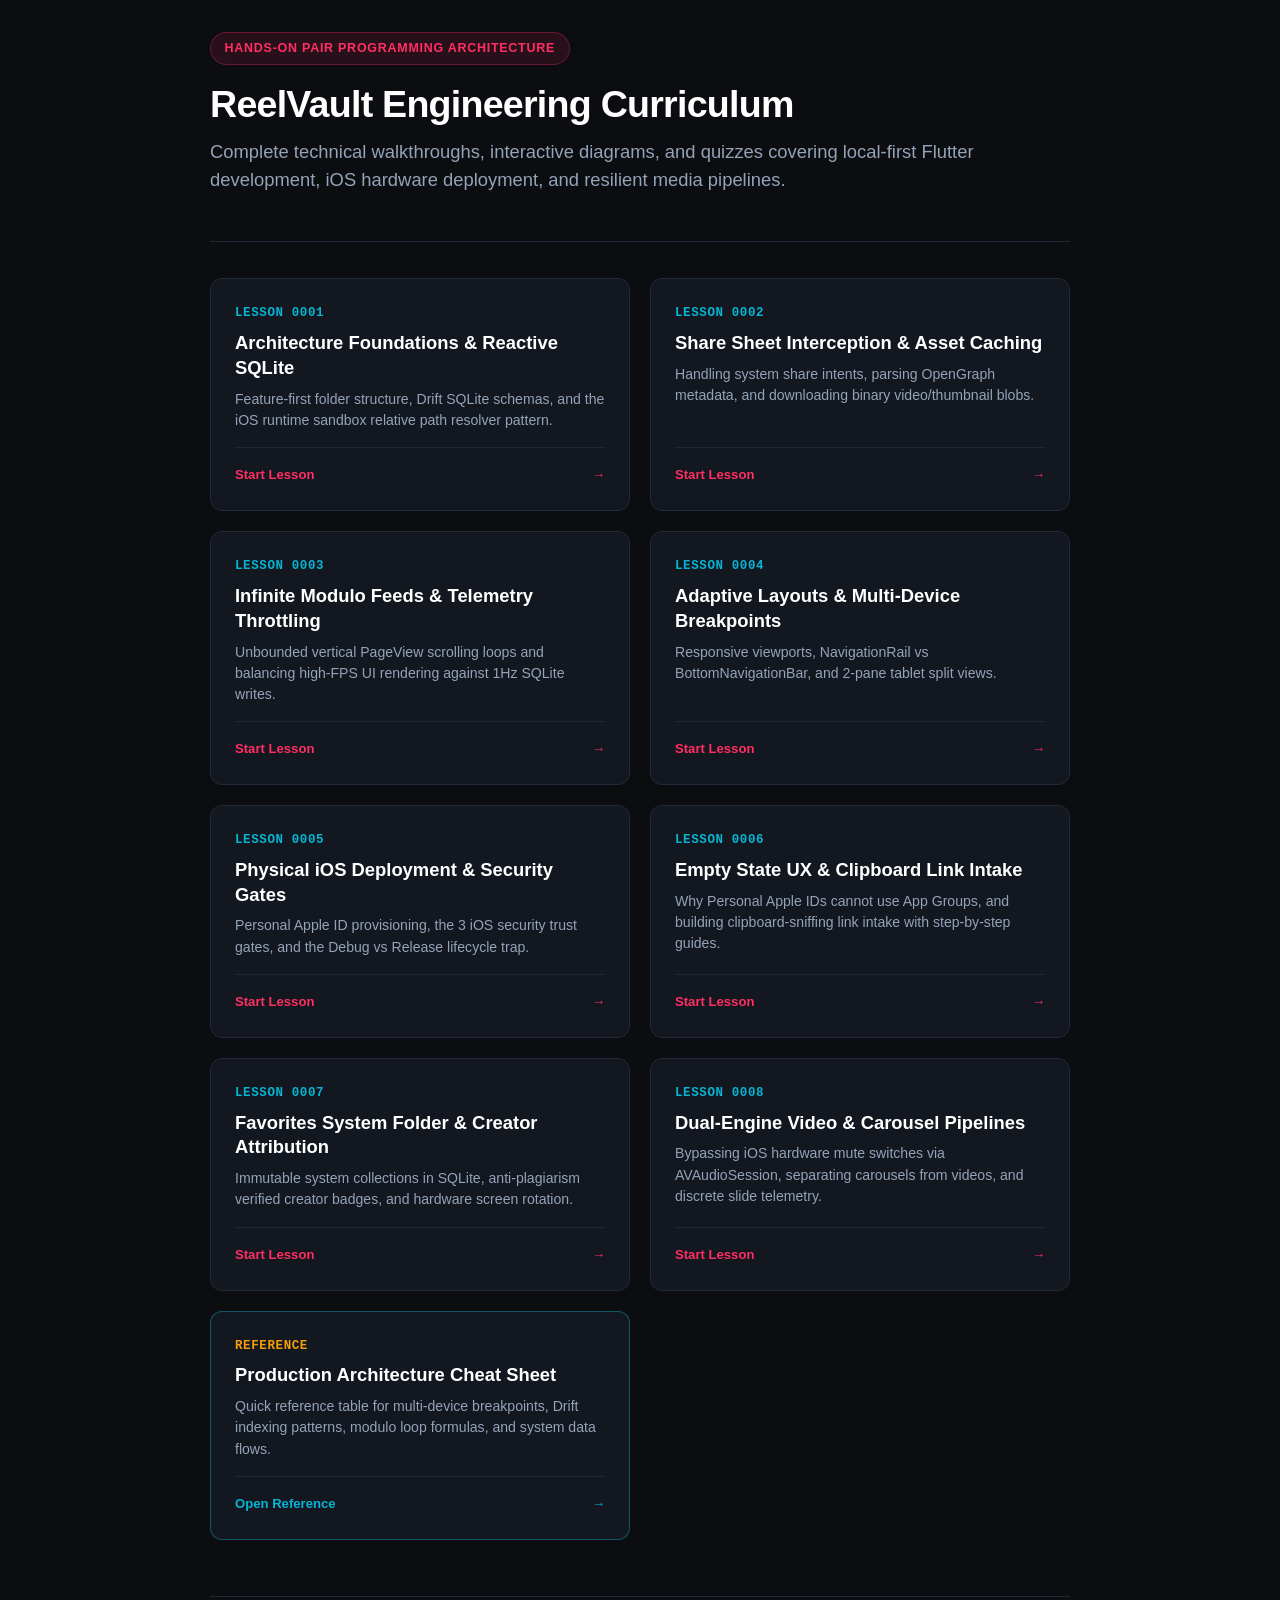
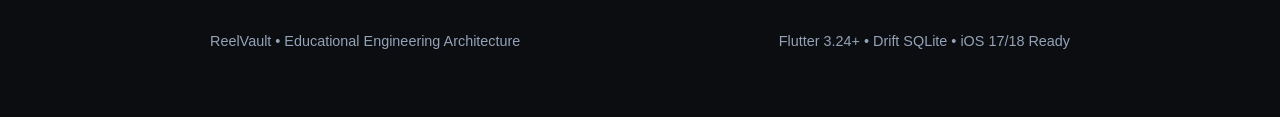
<file: lessons/index.html>
<!DOCTYPE html>
<html lang="en">
<head>
  <meta charset="UTF-8">
  <meta name="viewport" content="width=device-width, initial-scale=1.0">
  <title>ReelVault Engineering Curriculum • Master Index</title>
  <link rel="stylesheet" href="../assets/style.css">
  <style>
    .curriculum-grid {
      display: grid;
      grid-template-columns: repeat(auto-fill, minmax(360px, 1fr));
      gap: 1.25rem;
      margin: 2rem 0;
    }
    .lesson-card {
      background: var(--surface-color);
      border: 1px solid var(--surface-border);
      border-radius: var(--radius-md);
      padding: 1.5rem;
      transition: all 0.2s cubic-bezier(0.16, 1, 0.3, 1);
      display: flex;
      flex-direction: column;
      justify-content: space-between;
      text-decoration: none;
      color: inherit;
    }
    .lesson-card:hover {
      border-color: var(--accent-purple);
      transform: translateY(-2px);
      box-shadow: 0 8px 24px rgba(0, 0, 0, 0.4);
      text-decoration: none;
    }
    .card-top {
      margin-bottom: 1rem;
    }
    .card-num {
      font-family: var(--font-mono);
      font-size: 0.78rem;
      font-weight: 700;
      color: var(--accent-cyan);
      text-transform: uppercase;
      letter-spacing: 0.05em;
      margin-bottom: 0.4rem;
    }
    .card-title {
      font-size: 1.15rem;
      font-weight: 700;
      color: #ffffff;
      line-height: 1.35;
      margin-bottom: 0.5rem;
    }
    .card-desc {
      font-size: 0.88rem;
      color: var(--text-muted);
      line-height: 1.5;
    }
    .card-footer {
      display: flex;
      align-items: center;
      justify-content: space-between;
      padding-top: 1rem;
      border-top: 1px solid rgba(255, 255, 255, 0.06);
      font-size: 0.82rem;
      font-weight: 600;
      color: var(--accent-pink);
    }
    @media screen and (max-width: 480px) {
      .curriculum-grid {
        grid-template-columns: 1fr;
      }
      .lesson-card {
        padding: 1.2rem;
      }
    }
  </style>
</head>
<body>
  <div class="lesson-container">
    <header>
      <span class="badge">Hands-On Pair Programming Architecture</span>
      <h1>ReelVault Engineering Curriculum</h1>
      <p class="subtitle">Complete technical walkthroughs, interactive diagrams, and quizzes covering local-first Flutter development, iOS hardware deployment, and resilient media pipelines.</p>
    </header>

    <div class="curriculum-grid">
      <!-- Lesson 1 -->
      <a href="0001-architecture-foundations-drift.html" class="lesson-card">
        <div class="card-top">
          <div class="card-num">Lesson 0001</div>
          <div class="card-title">Architecture Foundations &amp; Reactive SQLite</div>
          <div class="card-desc">Feature-first folder structure, Drift SQLite schemas, and the iOS runtime sandbox relative path resolver pattern.</div>
        </div>
        <div class="card-footer">
          <span>Start Lesson</span>
          <span>&rarr;</span>
        </div>
      </a>

      <!-- Lesson 2 -->
      <a href="0002-share-sheet-media-extraction.html" class="lesson-card">
        <div class="card-top">
          <div class="card-num">Lesson 0002</div>
          <div class="card-title">Share Sheet Interception &amp; Asset Caching</div>
          <div class="card-desc">Handling system share intents, parsing OpenGraph metadata, and downloading binary video/thumbnail blobs.</div>
        </div>
        <div class="card-footer">
          <span>Start Lesson</span>
          <span>&rarr;</span>
        </div>
      </a>

      <!-- Lesson 3 -->
      <a href="0003-infinite-modulo-feed-throttling.html" class="lesson-card">
        <div class="card-top">
          <div class="card-num">Lesson 0003</div>
          <div class="card-title">Infinite Modulo Feeds &amp; Telemetry Throttling</div>
          <div class="card-desc">Unbounded vertical PageView scrolling loops and balancing high-FPS UI rendering against 1Hz SQLite writes.</div>
        </div>
        <div class="card-footer">
          <span>Start Lesson</span>
          <span>&rarr;</span>
        </div>
      </a>

      <!-- Lesson 4 -->
      <a href="0004-adaptive-multidevice-breakpoints.html" class="lesson-card">
        <div class="card-top">
          <div class="card-num">Lesson 0004</div>
          <div class="card-title">Adaptive Layouts &amp; Multi-Device Breakpoints</div>
          <div class="card-desc">Responsive viewports, NavigationRail vs BottomNavigationBar, and 2-pane tablet split views.</div>
        </div>
        <div class="card-footer">
          <span>Start Lesson</span>
          <span>&rarr;</span>
        </div>
      </a>

      <!-- Lesson 5 -->
      <a href="0005-ios-physical-device-deployment.html" class="lesson-card">
        <div class="card-top">
          <div class="card-num">Lesson 0005</div>
          <div class="card-title">Physical iOS Deployment &amp; Security Gates</div>
          <div class="card-desc">Personal Apple ID provisioning, the 3 iOS security trust gates, and the Debug vs Release lifecycle trap.</div>
        </div>
        <div class="card-footer">
          <span>Start Lesson</span>
          <span>&rarr;</span>
        </div>
      </a>

      <!-- Lesson 6 -->
      <a href="0006-empty-states-and-ios-share-intake.html" class="lesson-card">
        <div class="card-top">
          <div class="card-num">Lesson 0006</div>
          <div class="card-title">Empty State UX &amp; Clipboard Link Intake</div>
          <div class="card-desc">Why Personal Apple IDs cannot use App Groups, and building clipboard-sniffing link intake with step-by-step guides.</div>
        </div>
        <div class="card-footer">
          <span>Start Lesson</span>
          <span>&rarr;</span>
        </div>
      </a>

      <!-- Lesson 7 -->
      <a href="0007-favorites-system-collection-and-attribution.html" class="lesson-card">
        <div class="card-top">
          <div class="card-num">Lesson 0007</div>
          <div class="card-title">Favorites System Folder &amp; Creator Attribution</div>
          <div class="card-desc">Immutable system collections in SQLite, anti-plagiarism verified creator badges, and hardware screen rotation.</div>
        </div>
        <div class="card-footer">
          <span>Start Lesson</span>
          <span>&rarr;</span>
        </div>
      </a>

      <!-- Lesson 8 -->
      <a href="0008-instagram-video-sound-and-carousel-pipeline.html" class="lesson-card">
        <div class="card-top">
          <div class="card-num">Lesson 0008</div>
          <div class="card-title">Dual-Engine Video &amp; Carousel Pipelines</div>
          <div class="card-desc">Bypassing iOS hardware mute switches via AVAudioSession, separating carousels from videos, and discrete slide telemetry.</div>
        </div>
        <div class="card-footer">
          <span>Start Lesson</span>
          <span>&rarr;</span>
        </div>
      </a>

      <!-- Architecture Cheatsheet -->
      <a href="../reference/architecture-cheatsheet.html" class="lesson-card" style="border-color: rgba(6, 182, 212, 0.4);">
        <div class="card-top">
          <div class="card-num" style="color: var(--accent-amber);">Reference</div>
          <div class="card-title">Production Architecture Cheat Sheet</div>
          <div class="card-desc">Quick reference table for multi-device breakpoints, Drift indexing patterns, modulo loop formulas, and system data flows.</div>
        </div>
        <div class="card-footer" style="color: var(--accent-cyan);">
          <span>Open Reference</span>
          <span>&rarr;</span>
        </div>
      </a>
    </div>

    <footer>
      <span>ReelVault • Educational Engineering Architecture</span>
      <span>Flutter 3.24+ • Drift SQLite • iOS 17/18 Ready</span>
    </footer>
  </div>
</body>
</html>
</file>
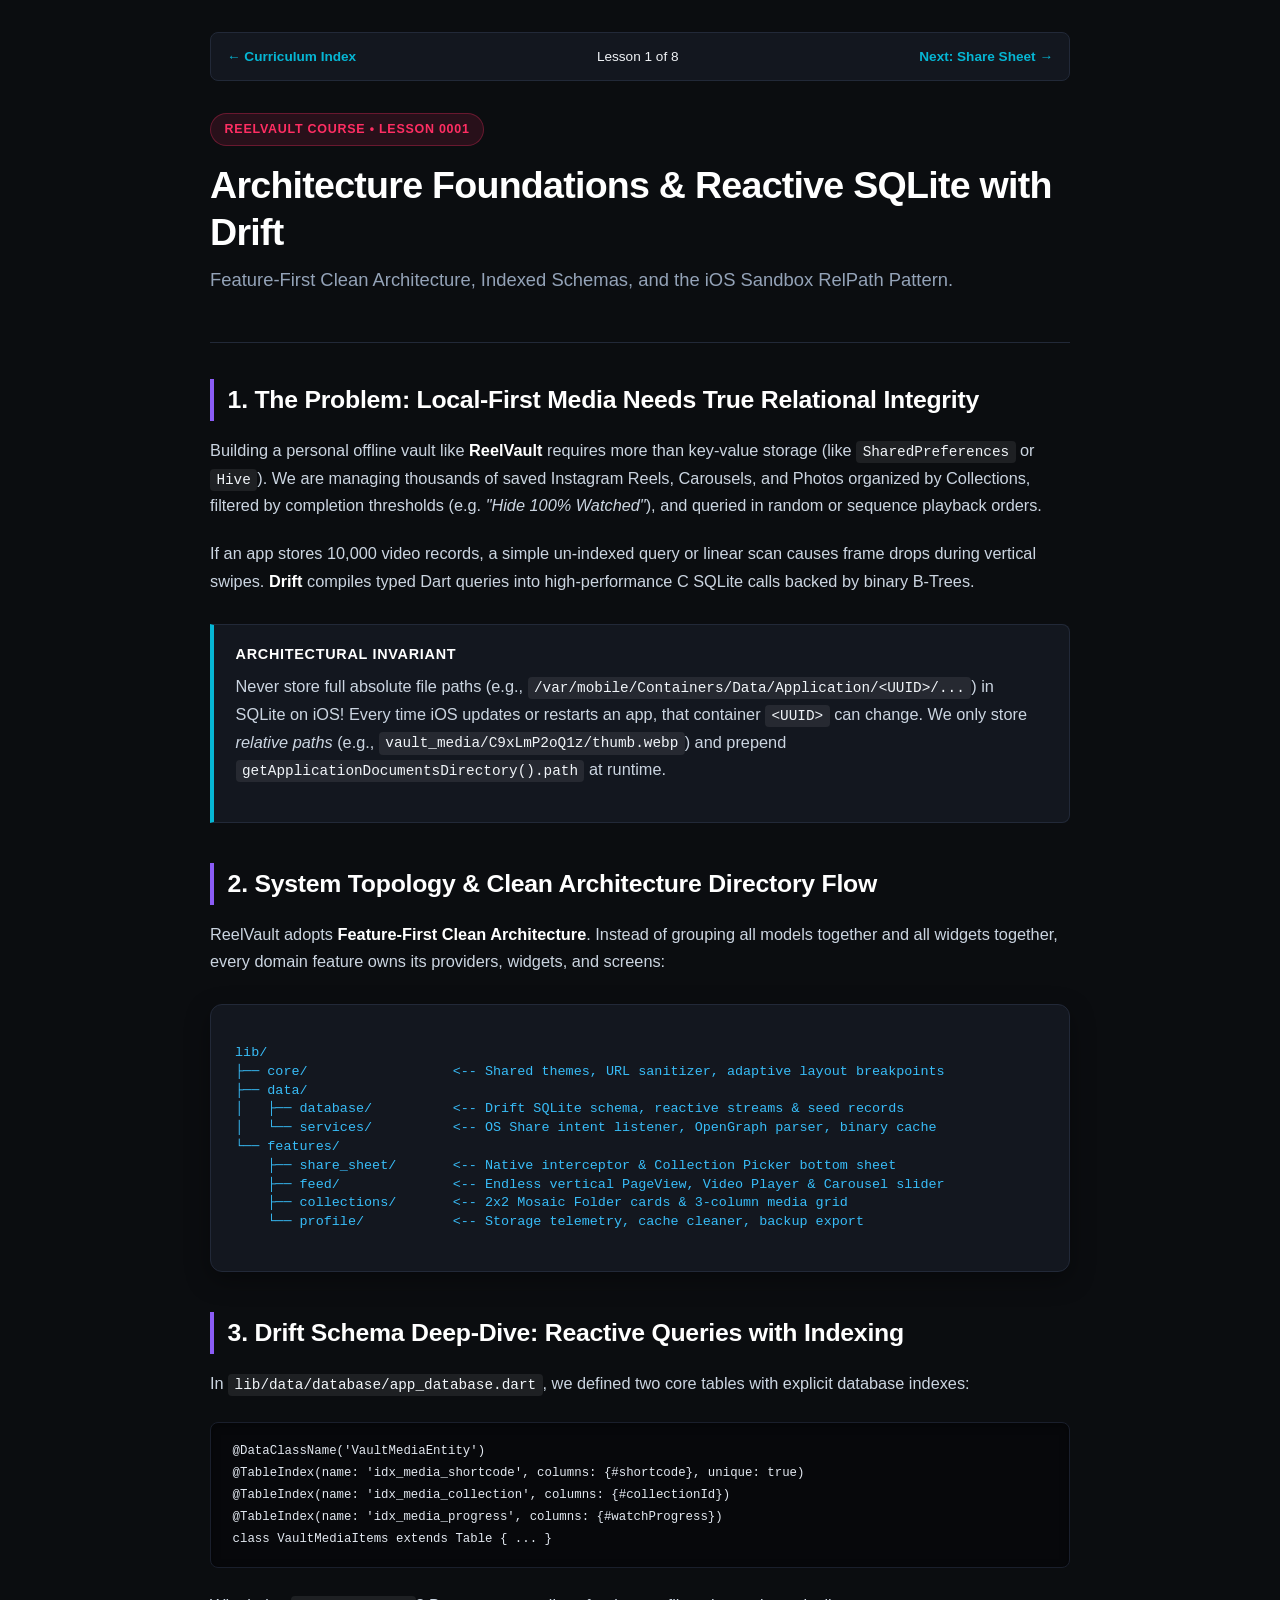
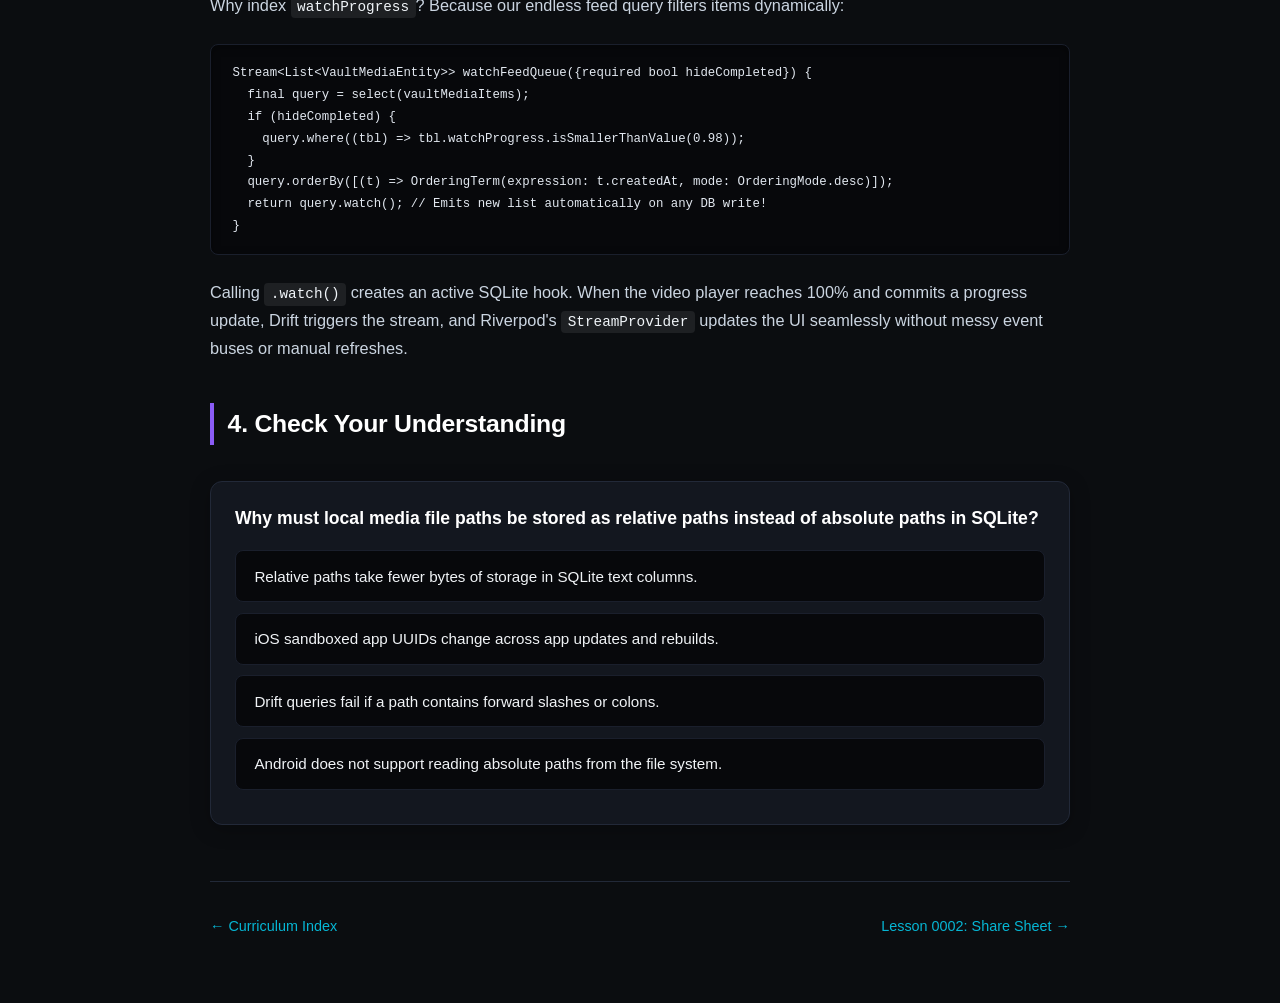
<file: lessons/0001-architecture-foundations-drift.html>
<!DOCTYPE html>
<html lang="en">
<head>
  <meta charset="UTF-8">
  <meta name="viewport" content="width=device-width, initial-scale=1.0">
  <title>Lesson 0001: Architecture Foundations &amp; Reactive SQLite with Drift</title>
  <link rel="stylesheet" href="../assets/style.css">
</head>
<body>
  <div class="lesson-container">
    <nav class="curriculum-nav">
      <a href="index.html">&larr; Curriculum Index</a>
      <span>Lesson 1 of 8</span>
      <a href="0002-share-sheet-media-extraction.html">Next: Share Sheet &rarr;</a>
    </nav>

    <header>
      <span class="badge">ReelVault Course • Lesson 0001</span>
      <h1>Architecture Foundations &amp; Reactive SQLite with Drift</h1>
      <p class="subtitle">Feature-First Clean Architecture, Indexed Schemas, and the iOS Sandbox RelPath Pattern.</p>
    </header>

    <section>
      <h2>1. The Problem: Local-First Media Needs True Relational Integrity</h2>
      <p>
        Building a personal offline vault like <strong>ReelVault</strong> requires more than key-value storage (like <code>SharedPreferences</code> or <code>Hive</code>). We are managing thousands of saved Instagram Reels, Carousels, and Photos organized by Collections, filtered by completion thresholds (e.g. <em>"Hide 100% Watched"</em>), and queried in random or sequence playback orders.
      </p>
      <p>
        If an app stores 10,000 video records, a simple un-indexed query or linear scan causes frame drops during vertical swipes. <strong>Drift</strong> compiles typed Dart queries into high-performance C SQLite calls backed by binary B-Trees.
      </p>

      <div class="callout tip">
        <h4>Architectural Invariant</h4>
        <p>
          Never store full absolute file paths (e.g., <code>/var/mobile/Containers/Data/Application/&lt;UUID&gt;/...</code>) in SQLite on iOS! Every time iOS updates or restarts an app, that container <code>&lt;UUID&gt;</code> can change. We only store <em>relative paths</em> (e.g., <code>vault_media/C9xLmP2oQ1z/thumb.webp</code>) and prepend <code>getApplicationDocumentsDirectory().path</code> at runtime.
        </p>
      </div>
    </section>

    <section>
      <h2>2. System Topology &amp; Clean Architecture Directory Flow</h2>
      <p>
        ReelVault adopts <strong>Feature-First Clean Architecture</strong>. Instead of grouping all models together and all widgets together, every domain feature owns its providers, widgets, and screens:
      </p>

      <div class="diagram-box">
lib/
├── core/                  &lt;-- Shared themes, URL sanitizer, adaptive layout breakpoints
├── data/
│   ├── database/          &lt;-- Drift SQLite schema, reactive streams &amp; seed records
│   └── services/          &lt;-- OS Share intent listener, OpenGraph parser, binary cache
└── features/
    ├── share_sheet/       &lt;-- Native interceptor &amp; Collection Picker bottom sheet
    ├── feed/              &lt;-- Endless vertical PageView, Video Player &amp; Carousel slider
    ├── collections/       &lt;-- 2x2 Mosaic Folder cards &amp; 3-column media grid
    └── profile/           &lt;-- Storage telemetry, cache cleaner, backup export
      </div>
    </section>

    <section>
      <h2>3. Drift Schema Deep-Dive: Reactive Queries with Indexing</h2>
      <p>
        In <code>lib/data/database/app_database.dart</code>, we defined two core tables with explicit database indexes:
      </p>
      <pre><code>@DataClassName('VaultMediaEntity')
@TableIndex(name: 'idx_media_shortcode', columns: {#shortcode}, unique: true)
@TableIndex(name: 'idx_media_collection', columns: {#collectionId})
@TableIndex(name: 'idx_media_progress', columns: {#watchProgress})
class VaultMediaItems extends Table { ... }</code></pre>

      <p>
        Why index <code>watchProgress</code>? Because our endless feed query filters items dynamically:
      </p>
      <pre><code>Stream&lt;List&lt;VaultMediaEntity&gt;&gt; watchFeedQueue({required bool hideCompleted}) {
  final query = select(vaultMediaItems);
  if (hideCompleted) {
    query.where((tbl) => tbl.watchProgress.isSmallerThanValue(0.98));
  }
  query.orderBy([(t) => OrderingTerm(expression: t.createdAt, mode: OrderingMode.desc)]);
  return query.watch(); // Emits new list automatically on any DB write!
}</code></pre>
      <p>
        Calling <code>.watch()</code> creates an active SQLite hook. When the video player reaches 100% and commits a progress update, Drift triggers the stream, and Riverpod's <code>StreamProvider</code> updates the UI seamlessly without messy event buses or manual refreshes.
      </p>
    </section>

    <section>
      <h2>4. Check Your Understanding</h2>
      <div class="quiz-card" id="quiz-1">
        <p class="quiz-question">Why must local media file paths be stored as relative paths instead of absolute paths in SQLite?</p>
        <button class="quiz-option" type="button">Relative paths take fewer bytes of storage in SQLite text columns.</button>
        <button class="quiz-option" type="button">iOS sandboxed app UUIDs change across app updates and rebuilds.</button>
        <button class="quiz-option" type="button">Drift queries fail if a path contains forward slashes or colons.</button>
        <button class="quiz-option" type="button">Android does not support reading absolute paths from the file system.</button>
        <div class="quiz-feedback"></div>
      </div>
    </section>

    <footer>
      <span><a href="index.html">&larr; Curriculum Index</a></span>
      <span><a href="0002-share-sheet-media-extraction.html">Lesson 0002: Share Sheet &rarr;</a></span>
    </footer>
  </div>

  <script src="../assets/quiz.js"></script>
  <script>
    initQuiz('quiz-1', 1, 'iOS recreates container UUID directories periodically. Storing relative paths ensures your files remain accessible by joining them with getApplicationDocumentsDirectory() at runtime.');
  </script>
</body>
</html>
</file>
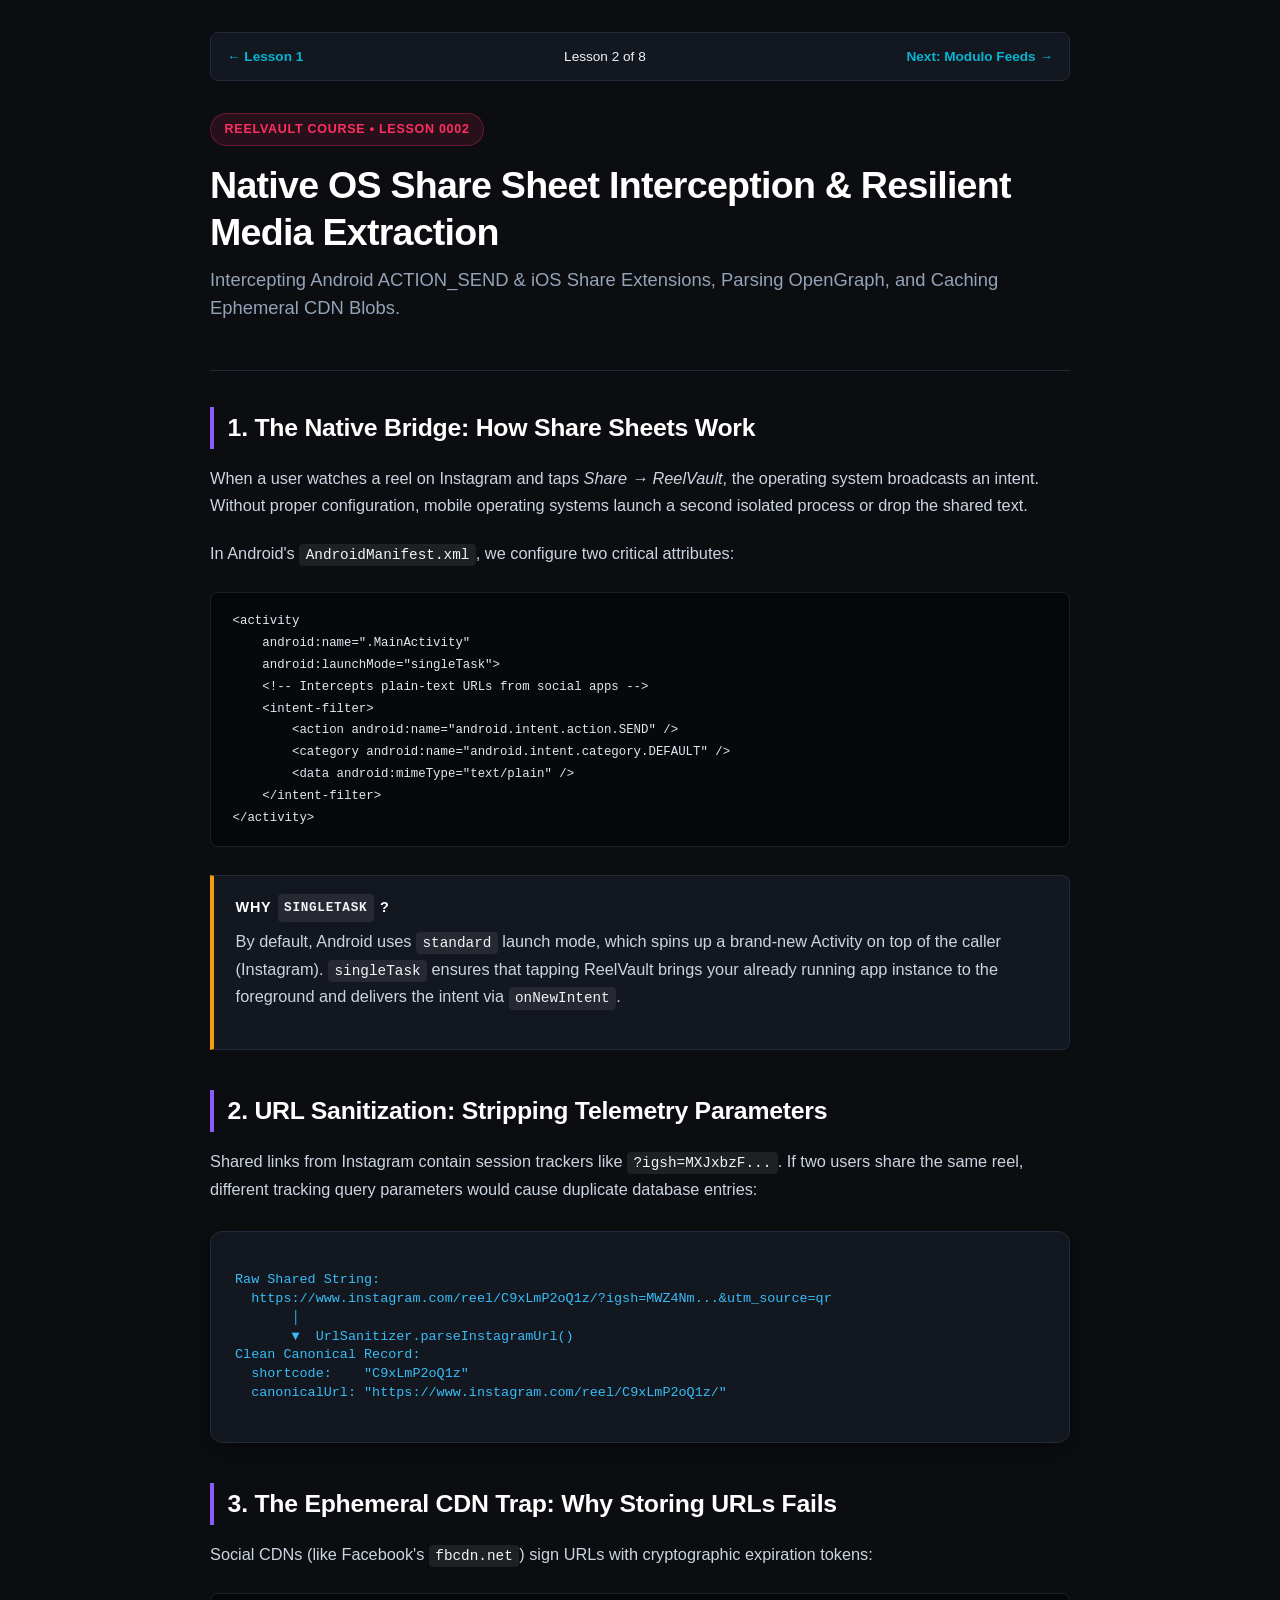
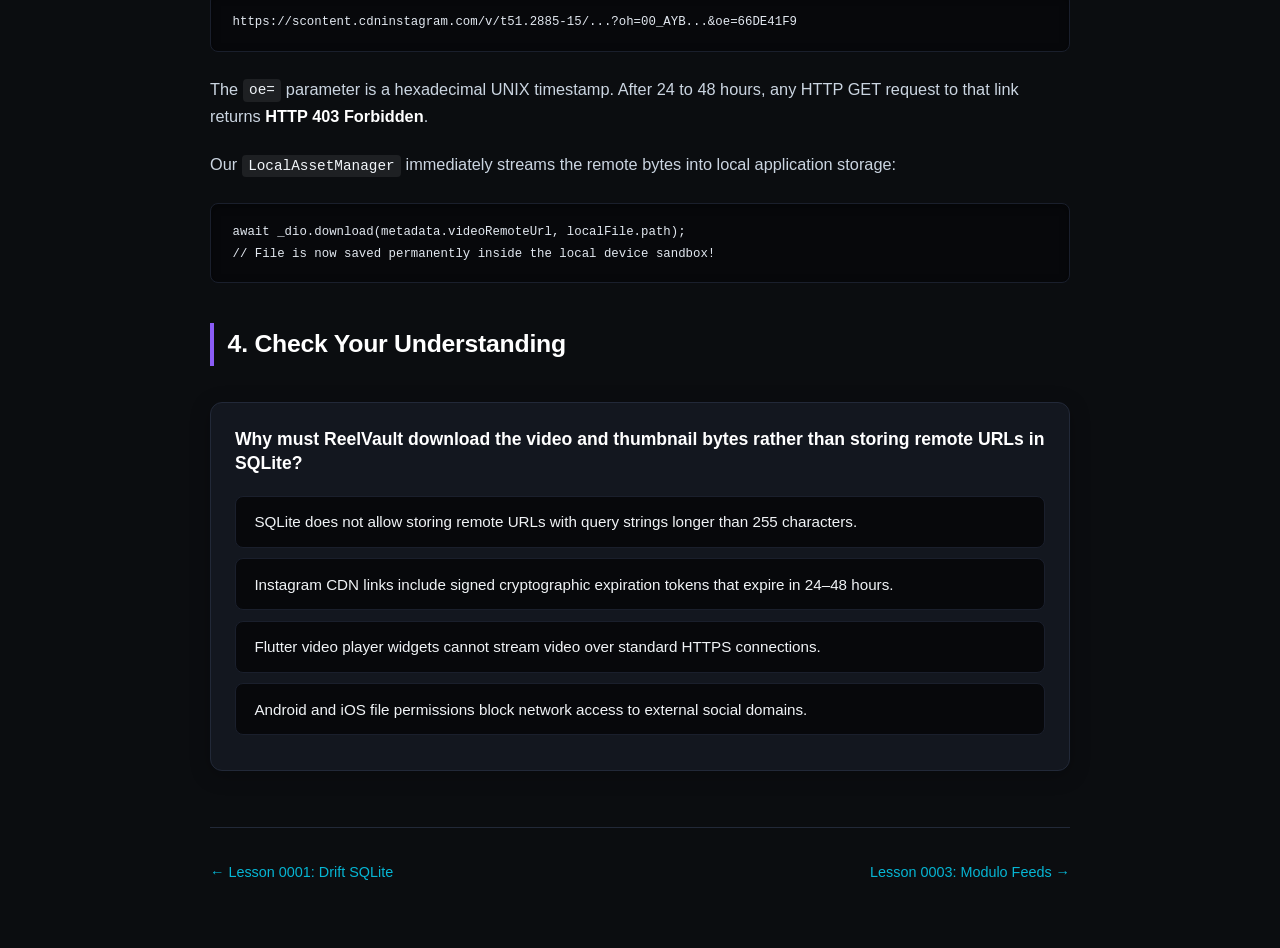
<file: lessons/0002-share-sheet-media-extraction.html>
<!DOCTYPE html>
<html lang="en">
<head>
  <meta charset="UTF-8">
  <meta name="viewport" content="width=device-width, initial-scale=1.0">
  <title>Lesson 0002: Native OS Share Sheet Interception &amp; Resilient Media Extraction</title>
  <link rel="stylesheet" href="../assets/style.css">
</head>
<body>
  <div class="lesson-container">
    <nav class="curriculum-nav">
      <a href="0001-architecture-foundations-drift.html">&larr; Lesson 1</a>
      <span>Lesson 2 of 8</span>
      <a href="0003-infinite-modulo-feed-throttling.html">Next: Modulo Feeds &rarr;</a>
    </nav>

    <header>
      <span class="badge">ReelVault Course • Lesson 0002</span>
      <h1>Native OS Share Sheet Interception &amp; Resilient Media Extraction</h1>
      <p class="subtitle">Intercepting Android ACTION_SEND &amp; iOS Share Extensions, Parsing OpenGraph, and Caching Ephemeral CDN Blobs.</p>
    </header>

    <section>
      <h2>1. The Native Bridge: How Share Sheets Work</h2>
      <p>
        When a user watches a reel on Instagram and taps <em>Share &rarr; ReelVault</em>, the operating system broadcasts an intent. Without proper configuration, mobile operating systems launch a second isolated process or drop the shared text.
      </p>
      <p>
        In Android's <code>AndroidManifest.xml</code>, we configure two critical attributes:
      </p>
      <pre><code>&lt;activity
    android:name=".MainActivity"
    android:launchMode="singleTask"&gt;
    &lt;!-- Intercepts plain-text URLs from social apps --&gt;
    &lt;intent-filter&gt;
        &lt;action android:name="android.intent.action.SEND" /&gt;
        &lt;category android:name="android.intent.category.DEFAULT" /&gt;
        &lt;data android:mimeType="text/plain" /&gt;
    &lt;/intent-filter&gt;
&lt;/activity&gt;</code></pre>

      <div class="callout important">
        <h4>Why <code>singleTask</code>?</h4>
        <p>
          By default, Android uses <code>standard</code> launch mode, which spins up a brand-new Activity on top of the caller (Instagram). <code>singleTask</code> ensures that tapping ReelVault brings your already running app instance to the foreground and delivers the intent via <code>onNewIntent</code>.
        </p>
      </div>
    </section>

    <section>
      <h2>2. URL Sanitization: Stripping Telemetry Parameters</h2>
      <p>
        Shared links from Instagram contain session trackers like <code>?igsh=MXJxbzF...</code>. If two users share the same reel, different tracking query parameters would cause duplicate database entries:
      </p>
      <div class="diagram-box">
Raw Shared String:
  https://www.instagram.com/reel/C9xLmP2oQ1z/?igsh=MWZ4Nm...&utm_source=qr
       │
       ▼  UrlSanitizer.parseInstagramUrl()
Clean Canonical Record:
  shortcode:    "C9xLmP2oQ1z"
  canonicalUrl: "https://www.instagram.com/reel/C9xLmP2oQ1z/"
      </div>
    </section>

    <section>
      <h2>3. The Ephemeral CDN Trap: Why Storing URLs Fails</h2>
      <p>
        Social CDNs (like Facebook's <code>fbcdn.net</code>) sign URLs with cryptographic expiration tokens:
      </p>
      <pre><code>https://scontent.cdninstagram.com/v/t51.2885-15/...?oh=00_AYB...&amp;oe=66DE41F9</code></pre>
      <p>
        The <code>oe=</code> parameter is a hexadecimal UNIX timestamp. After 24 to 48 hours, any HTTP GET request to that link returns <strong>HTTP 403 Forbidden</strong>.
      </p>
      <p>
        Our <code>LocalAssetManager</code> immediately streams the remote bytes into local application storage:
      </p>
      <pre><code>await _dio.download(metadata.videoRemoteUrl, localFile.path);
// File is now saved permanently inside the local device sandbox!</code></pre>
    </section>

    <section>
      <h2>4. Check Your Understanding</h2>
      <div class="quiz-card" id="quiz-2">
        <p class="quiz-question">Why must ReelVault download the video and thumbnail bytes rather than storing remote URLs in SQLite?</p>
        <button class="quiz-option" type="button">SQLite does not allow storing remote URLs with query strings longer than 255 characters.</button>
        <button class="quiz-option" type="button">Instagram CDN links include signed cryptographic expiration tokens that expire in 24–48 hours.</button>
        <button class="quiz-option" type="button">Flutter video player widgets cannot stream video over standard HTTPS connections.</button>
        <button class="quiz-option" type="button">Android and iOS file permissions block network access to external social domains.</button>
        <div class="quiz-feedback"></div>
      </div>
    </section>

    <footer>
      <span><a href="0001-architecture-foundations-drift.html">&larr; Lesson 0001: Drift SQLite</a></span>
      <span><a href="0003-infinite-modulo-feed-throttling.html">Lesson 0003: Modulo Feeds &rarr;</a></span>
    </footer>
  </div>

  <script src="../assets/quiz.js"></script>
  <script>
    initQuiz('quiz-2', 1, 'Instagram and Facebook CDN links expire within 24–48 hours due to the oe= cryptographic signature. Downloading binary assets to local storage guarantees permanent offline availability.');
  </script>
</body>
</html>
</file>
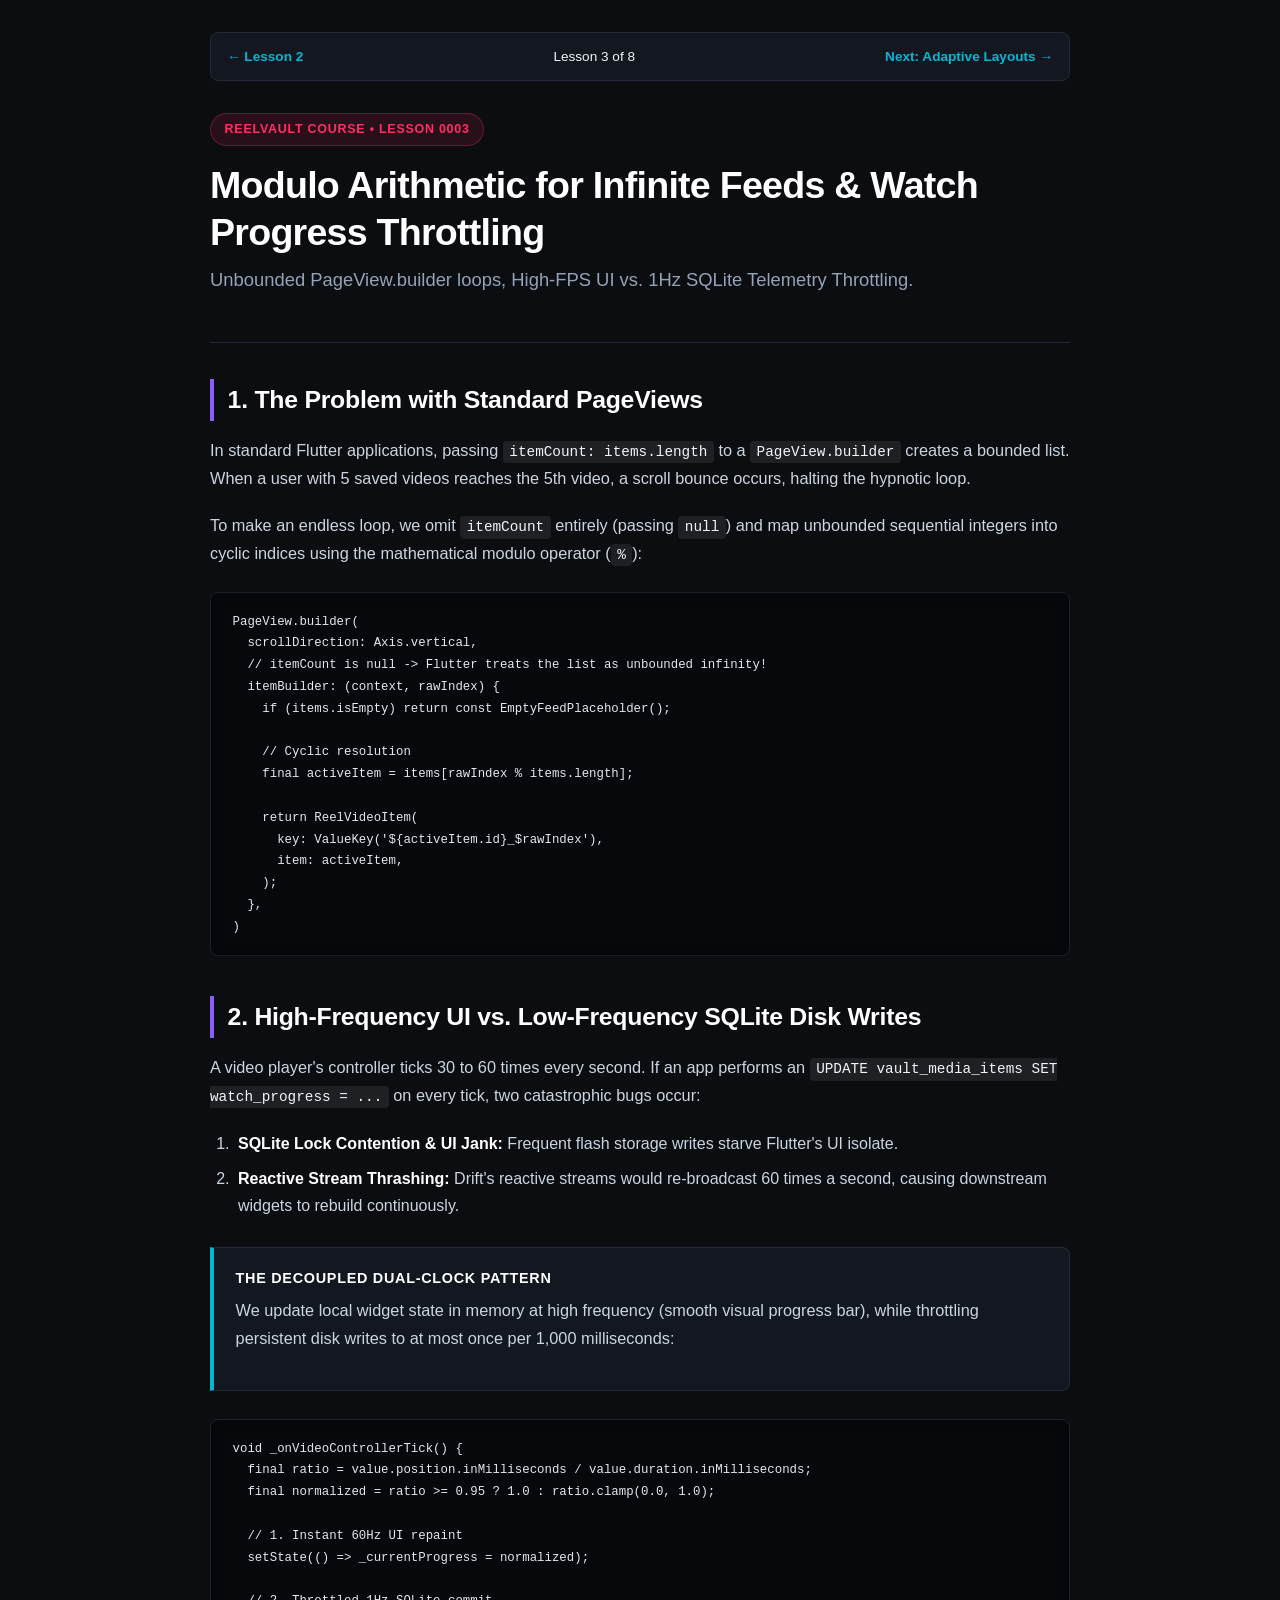
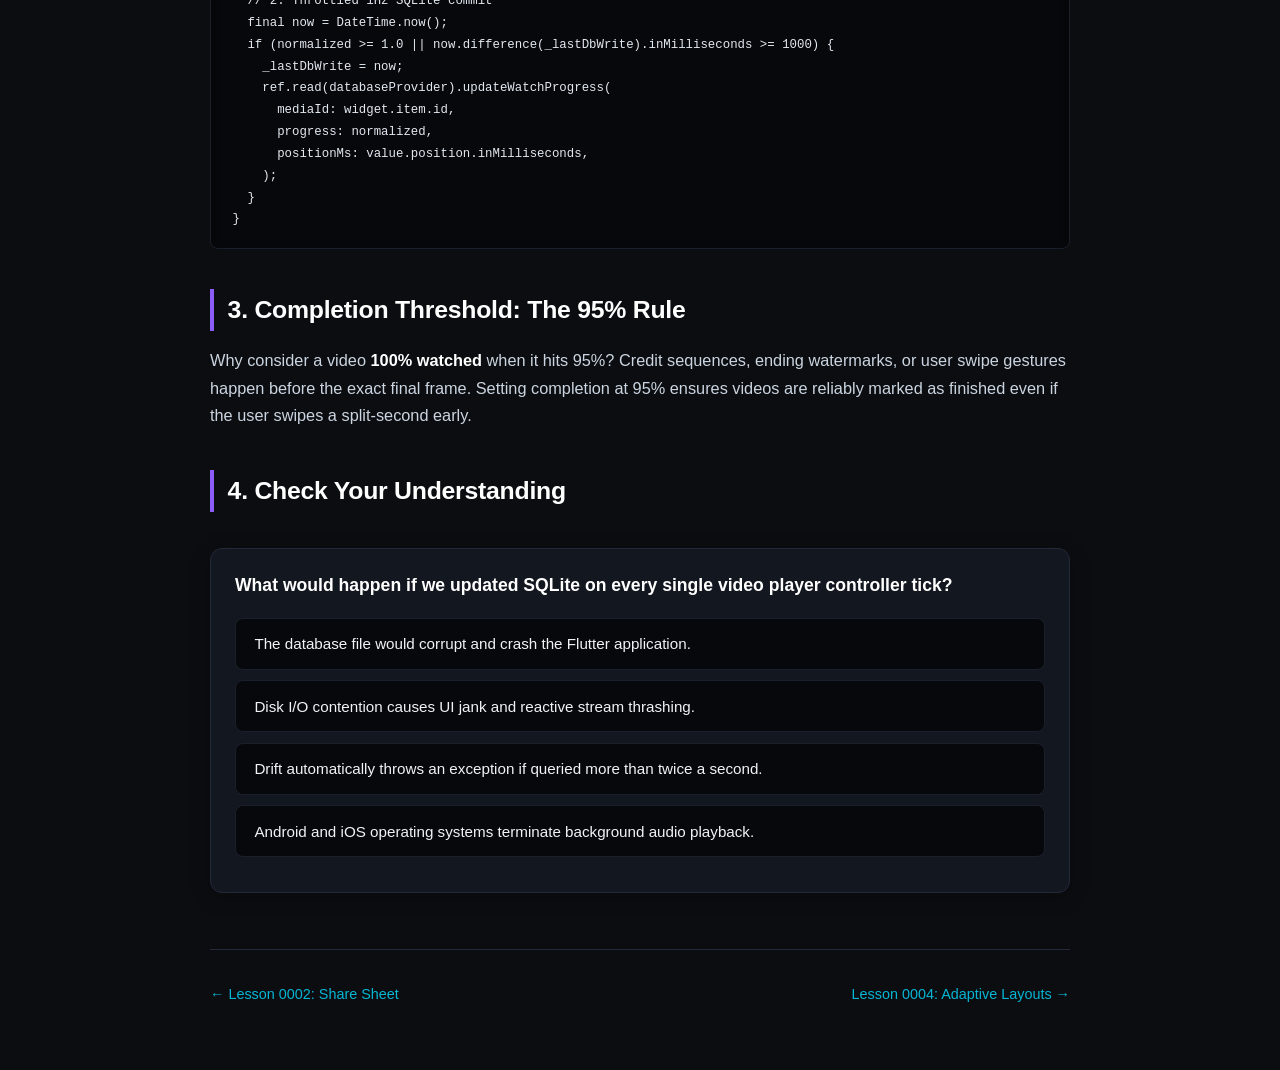
<file: lessons/0003-infinite-modulo-feed-throttling.html>
<!DOCTYPE html>
<html lang="en">
<head>
  <meta charset="UTF-8">
  <meta name="viewport" content="width=device-width, initial-scale=1.0">
  <title>Lesson 0003: Modulo Arithmetic for Infinite Feeds &amp; Watch Progress Throttling</title>
  <link rel="stylesheet" href="../assets/style.css">
</head>
<body>
  <div class="lesson-container">
    <nav class="curriculum-nav">
      <a href="0002-share-sheet-media-extraction.html">&larr; Lesson 2</a>
      <span>Lesson 3 of 8</span>
      <a href="0004-adaptive-multidevice-breakpoints.html">Next: Adaptive Layouts &rarr;</a>
    </nav>

    <header>
      <span class="badge">ReelVault Course • Lesson 0003</span>
      <h1>Modulo Arithmetic for Infinite Feeds &amp; Watch Progress Throttling</h1>
      <p class="subtitle">Unbounded PageView.builder loops, High-FPS UI vs. 1Hz SQLite Telemetry Throttling.</p>
    </header>

    <section>
      <h2>1. The Problem with Standard PageViews</h2>
      <p>
        In standard Flutter applications, passing <code>itemCount: items.length</code> to a <code>PageView.builder</code> creates a bounded list. When a user with 5 saved videos reaches the 5th video, a scroll bounce occurs, halting the hypnotic loop.
      </p>
      <p>
        To make an endless loop, we omit <code>itemCount</code> entirely (passing <code>null</code>) and map unbounded sequential integers into cyclic indices using the mathematical modulo operator (<code>%</code>):
      </p>

      <pre><code>PageView.builder(
  scrollDirection: Axis.vertical,
  // itemCount is null -&gt; Flutter treats the list as unbounded infinity!
  itemBuilder: (context, rawIndex) {
    if (items.isEmpty) return const EmptyFeedPlaceholder();
    
    // Cyclic resolution
    final activeItem = items[rawIndex % items.length];
    
    return ReelVideoItem(
      key: ValueKey('${activeItem.id}_$rawIndex'),
      item: activeItem,
    );
  },
)</code></pre>
    </section>

    <section>
      <h2>2. High-Frequency UI vs. Low-Frequency SQLite Disk Writes</h2>
      <p>
        A video player's controller ticks 30 to 60 times every second. If an app performs an <code>UPDATE vault_media_items SET watch_progress = ...</code> on every tick, two catastrophic bugs occur:
      </p>
      <ol>
        <li><strong>SQLite Lock Contention &amp; UI Jank:</strong> Frequent flash storage writes starve Flutter's UI isolate.</li>
        <li><strong>Reactive Stream Thrashing:</strong> Drift's reactive streams would re-broadcast 60 times a second, causing downstream widgets to rebuild continuously.</li>
      </ol>

      <div class="callout tip">
        <h4>The Decoupled Dual-Clock Pattern</h4>
        <p>
          We update local widget state in memory at high frequency (smooth visual progress bar), while throttling persistent disk writes to at most once per 1,000 milliseconds:
        </p>
      </div>

      <pre><code>void _onVideoControllerTick() {
  final ratio = value.position.inMilliseconds / value.duration.inMilliseconds;
  final normalized = ratio &gt;= 0.95 ? 1.0 : ratio.clamp(0.0, 1.0);

  // 1. Instant 60Hz UI repaint
  setState(() =&gt; _currentProgress = normalized);

  // 2. Throttled 1Hz SQLite commit
  final now = DateTime.now();
  if (normalized &gt;= 1.0 || now.difference(_lastDbWrite).inMilliseconds &gt;= 1000) {
    _lastDbWrite = now;
    ref.read(databaseProvider).updateWatchProgress(
      mediaId: widget.item.id,
      progress: normalized,
      positionMs: value.position.inMilliseconds,
    );
  }
}</code></pre>
    </section>

    <section>
      <h2>3. Completion Threshold: The 95% Rule</h2>
      <p>
        Why consider a video <strong>100% watched</strong> when it hits 95%? Credit sequences, ending watermarks, or user swipe gestures happen before the exact final frame. Setting completion at 95% ensures videos are reliably marked as finished even if the user swipes a split-second early.
      </p>
    </section>

    <section>
      <h2>4. Check Your Understanding</h2>
      <div class="quiz-card" id="quiz-3">
        <p class="quiz-question">What would happen if we updated SQLite on every single video player controller tick?</p>
        <button class="quiz-option" type="button">The database file would corrupt and crash the Flutter application.</button>
        <button class="quiz-option" type="button">Disk I/O contention causes UI jank and reactive stream thrashing.</button>
        <button class="quiz-option" type="button">Drift automatically throws an exception if queried more than twice a second.</button>
        <button class="quiz-option" type="button">Android and iOS operating systems terminate background audio playback.</button>
        <div class="quiz-feedback"></div>
      </div>
    </section>

    <footer>
      <span><a href="0002-share-sheet-media-extraction.html">&larr; Lesson 0002: Share Sheet</a></span>
      <span><a href="0004-adaptive-multidevice-breakpoints.html">Lesson 0004: Adaptive Layouts &rarr;</a></span>
    </footer>
  </div>

  <script src="../assets/quiz.js"></script>
  <script>
    initQuiz('quiz-3', 1, 'Writing to SQLite 60 times a second creates extreme disk I/O, burns battery, and triggers reactive stream rebuild cascades across the widget tree.');
  </script>
</body>
</html>
</file>
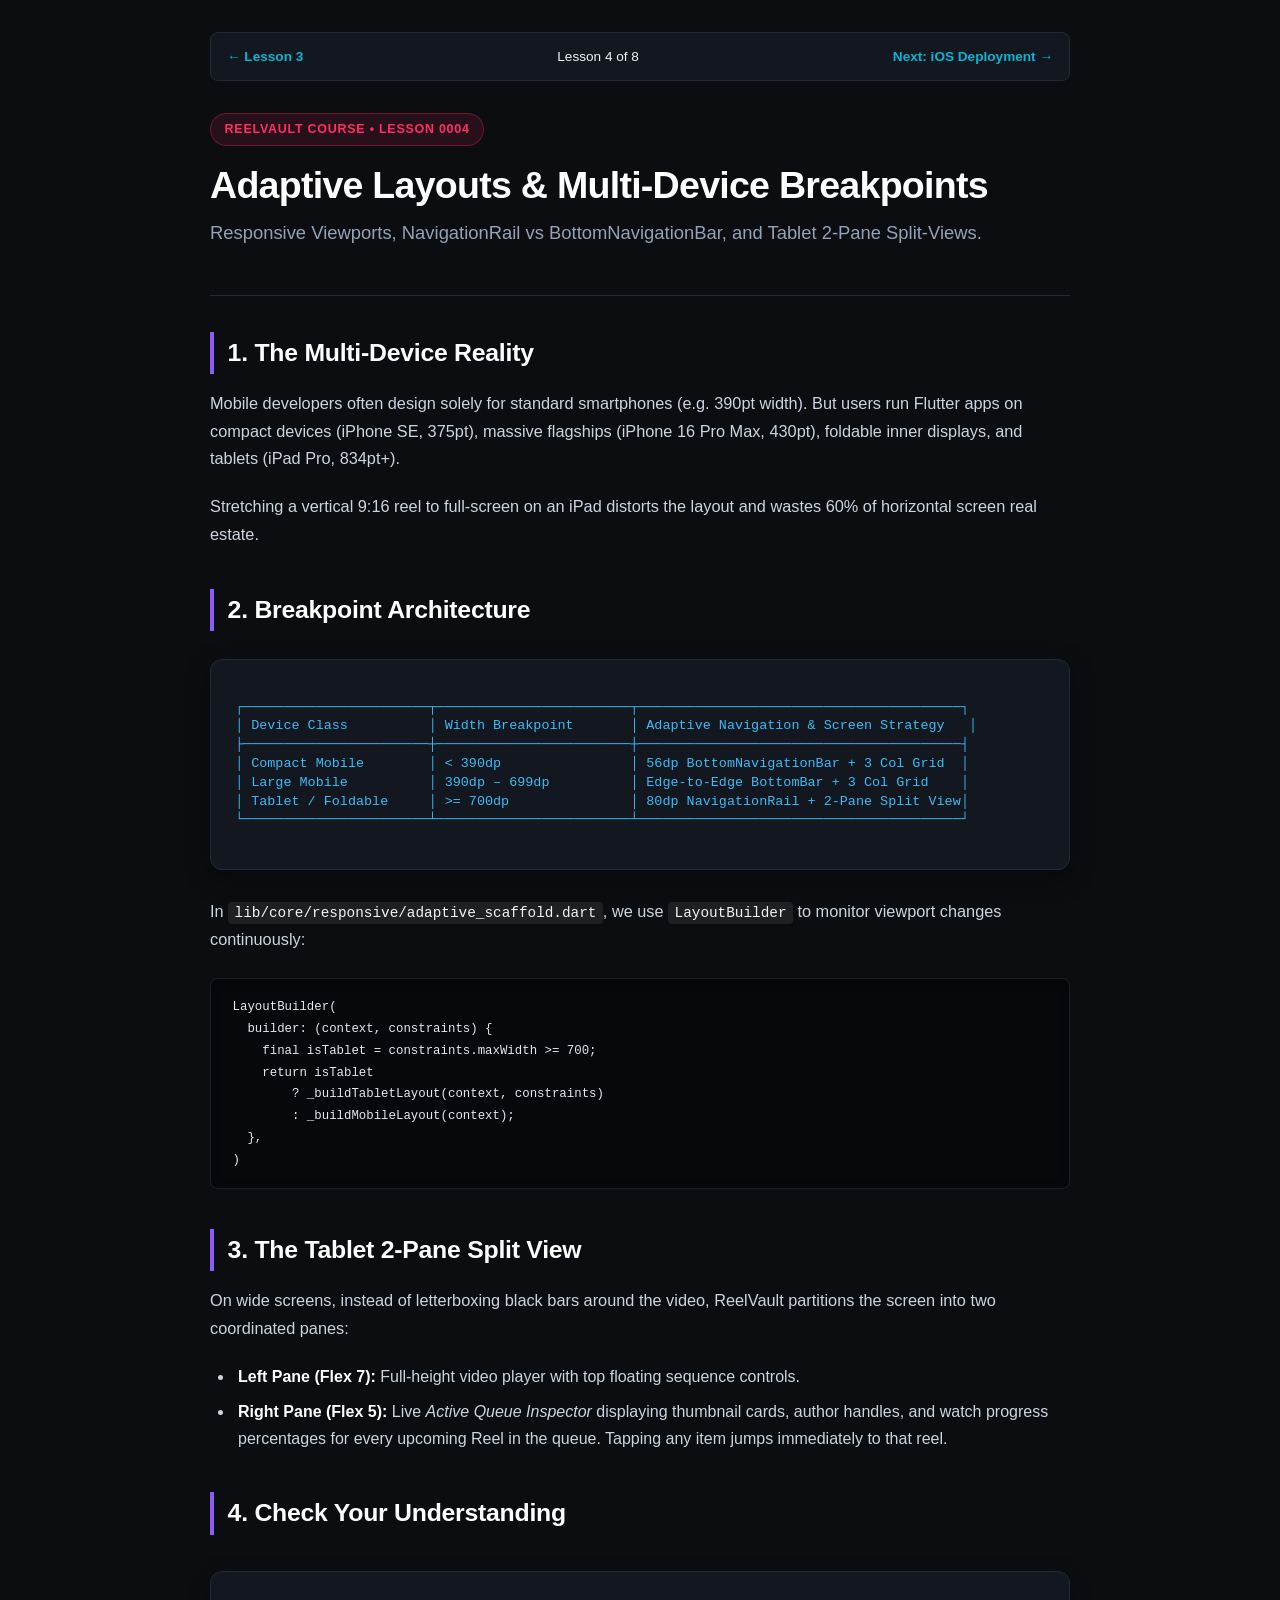
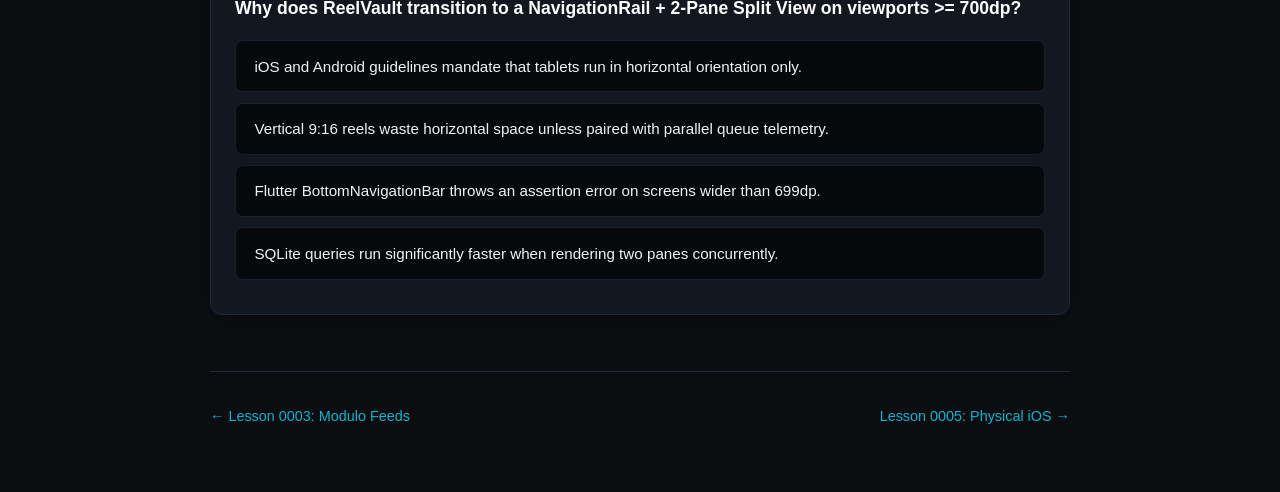
<file: lessons/0004-adaptive-multidevice-breakpoints.html>
<!DOCTYPE html>
<html lang="en">
<head>
  <meta charset="UTF-8">
  <meta name="viewport" content="width=device-width, initial-scale=1.0">
  <title>Lesson 0004: Adaptive Layouts &amp; Multi-Device Breakpoints</title>
  <link rel="stylesheet" href="../assets/style.css">
</head>
<body>
  <div class="lesson-container">
    <nav class="curriculum-nav">
      <a href="0003-infinite-modulo-feed-throttling.html">&larr; Lesson 3</a>
      <span>Lesson 4 of 8</span>
      <a href="0005-ios-physical-device-deployment.html">Next: iOS Deployment &rarr;</a>
    </nav>

    <header>
      <span class="badge">ReelVault Course • Lesson 0004</span>
      <h1>Adaptive Layouts &amp; Multi-Device Breakpoints</h1>
      <p class="subtitle">Responsive Viewports, NavigationRail vs BottomNavigationBar, and Tablet 2-Pane Split-Views.</p>
    </header>

    <section>
      <h2>1. The Multi-Device Reality</h2>
      <p>
        Mobile developers often design solely for standard smartphones (e.g. 390pt width). But users run Flutter apps on compact devices (iPhone SE, 375pt), massive flagships (iPhone 16 Pro Max, 430pt), foldable inner displays, and tablets (iPad Pro, 834pt+).
      </p>
      <p>
        Stretching a vertical 9:16 reel to full-screen on an iPad distorts the layout and wastes 60% of horizontal screen real estate.
      </p>
    </section>

    <section>
      <h2>2. Breakpoint Architecture</h2>
      <div class="diagram-box">
┌───────────────────────┬────────────────────────┬────────────────────────────────────────┐
│ Device Class          │ Width Breakpoint       │ Adaptive Navigation &amp; Screen Strategy   │
├───────────────────────┼────────────────────────┼────────────────────────────────────────┤
│ Compact Mobile        │ &lt; 390dp                │ 56dp BottomNavigationBar + 3 Col Grid  │
│ Large Mobile          │ 390dp – 699dp          │ Edge-to-Edge BottomBar + 3 Col Grid    │
│ Tablet / Foldable     │ &gt;= 700dp               │ 80dp NavigationRail + 2-Pane Split View│
└───────────────────────┴────────────────────────┴────────────────────────────────────────┘
      </div>

      <p>
        In <code>lib/core/responsive/adaptive_scaffold.dart</code>, we use <code>LayoutBuilder</code> to monitor viewport changes continuously:
      </p>

      <pre><code>LayoutBuilder(
  builder: (context, constraints) {
    final isTablet = constraints.maxWidth &gt;= 700;
    return isTablet
        ? _buildTabletLayout(context, constraints)
        : _buildMobileLayout(context);
  },
)</code></pre>
    </section>

    <section>
      <h2>3. The Tablet 2-Pane Split View</h2>
      <p>
        On wide screens, instead of letterboxing black bars around the video, ReelVault partitions the screen into two coordinated panes:
      </p>
      <ul>
        <li><strong>Left Pane (Flex 7):</strong> Full-height video player with top floating sequence controls.</li>
        <li><strong>Right Pane (Flex 5):</strong> Live <em>Active Queue Inspector</em> displaying thumbnail cards, author handles, and watch progress percentages for every upcoming Reel in the queue. Tapping any item jumps immediately to that reel.</li>
      </ul>
    </section>

    <section>
      <h2>4. Check Your Understanding</h2>
      <div class="quiz-card" id="quiz-4">
        <p class="quiz-question">Why does ReelVault transition to a NavigationRail + 2-Pane Split View on viewports >= 700dp?</p>
        <button class="quiz-option" type="button">iOS and Android guidelines mandate that tablets run in horizontal orientation only.</button>
        <button class="quiz-option" type="button">Vertical 9:16 reels waste horizontal space unless paired with parallel queue telemetry.</button>
        <button class="quiz-option" type="button">Flutter BottomNavigationBar throws an assertion error on screens wider than 699dp.</button>
        <button class="quiz-option" type="button">SQLite queries run significantly faster when rendering two panes concurrently.</button>
        <div class="quiz-feedback"></div>
      </div>
    </section>

    <footer>
      <span><a href="0003-infinite-modulo-feed-throttling.html">&larr; Lesson 0003: Modulo Feeds</a></span>
      <span><a href="0005-ios-physical-device-deployment.html">Lesson 0005: Physical iOS &rarr;</a></span>
    </footer>
  </div>

  <script src="../assets/quiz.js"></script>
  <script>
    initQuiz('quiz-4', 1, 'Vertical 9:16 video on wide tablet viewports leaves vast unused horizontal space. The 2-Pane Split View turns that space into an interactive queue inspector without sacrificing the player aspect ratio.');
  </script>
</body>
</html>
</file>
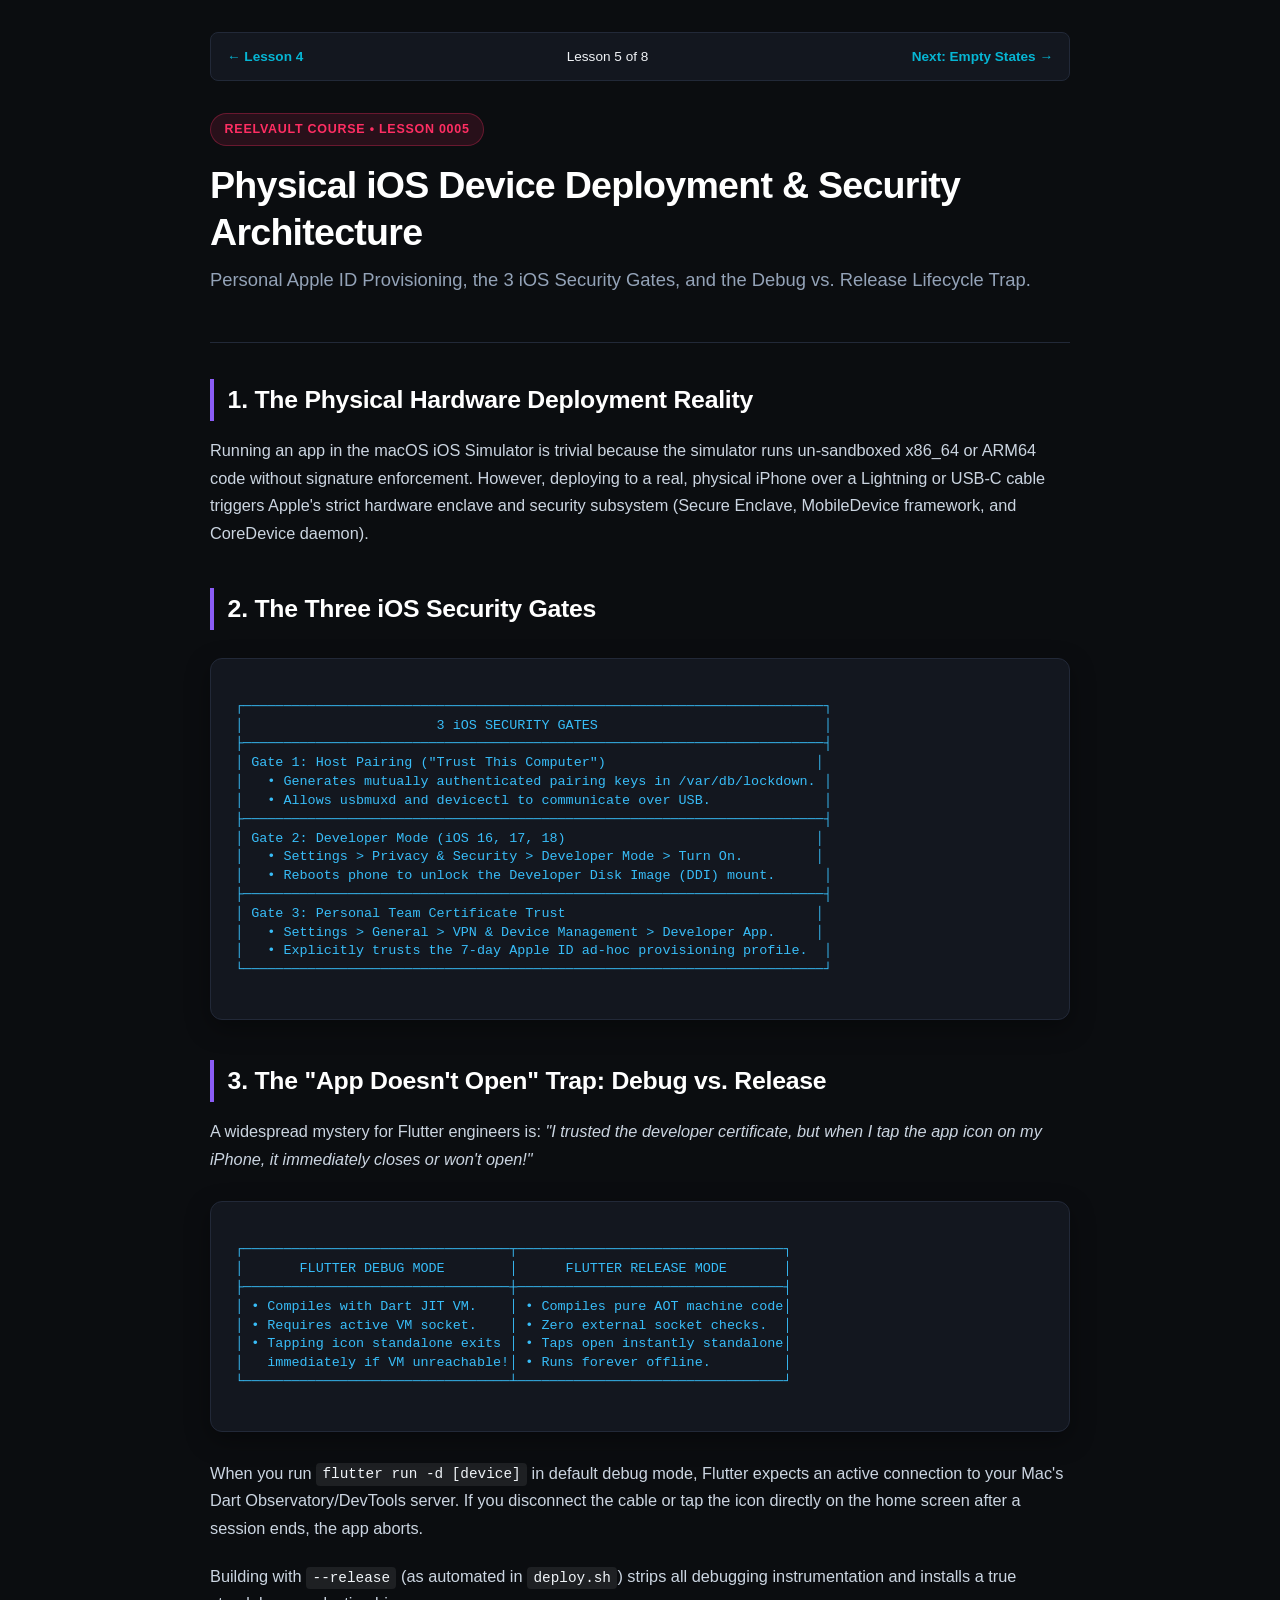
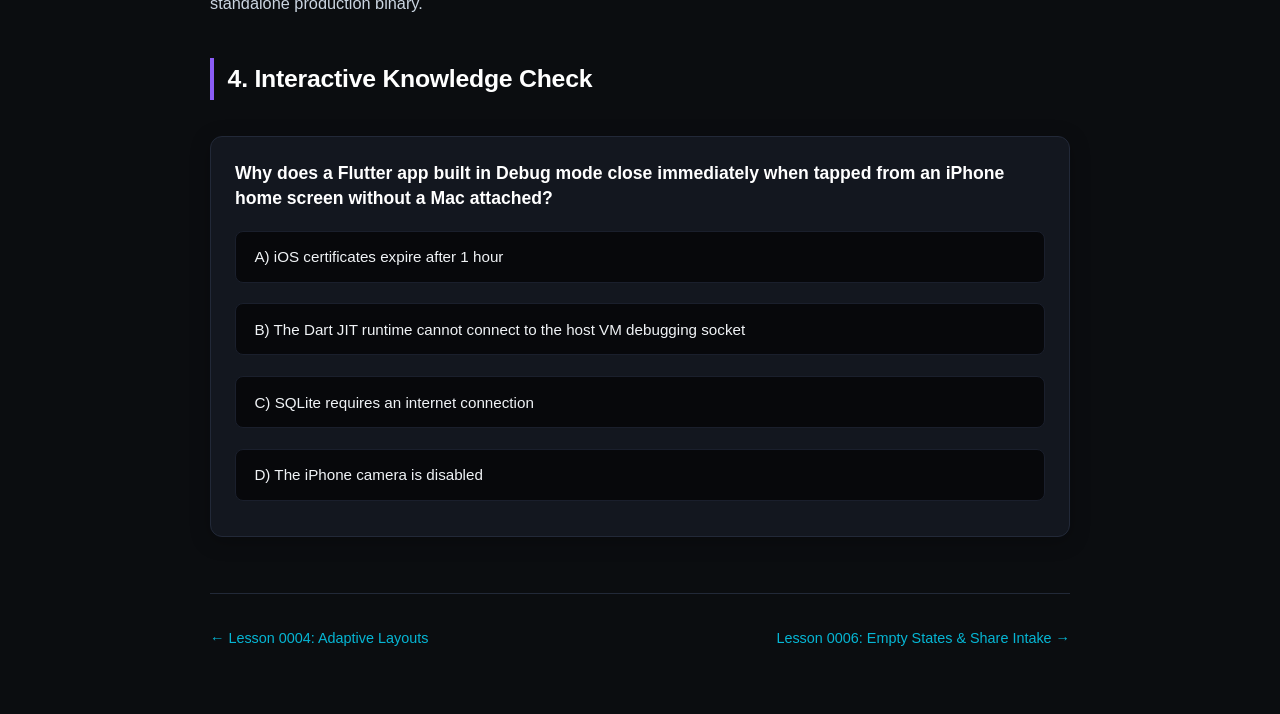
<file: lessons/0005-ios-physical-device-deployment.html>
<!DOCTYPE html>
<html lang="en">
<head>
  <meta charset="UTF-8">
  <meta name="viewport" content="width=device-width, initial-scale=1.0">
  <title>Lesson 0005: Physical iOS Device Deployment &amp; Security Architecture</title>
  <link rel="stylesheet" href="../assets/style.css">
</head>
<body>
  <div class="lesson-container">
    <nav class="curriculum-nav">
      <a href="0004-adaptive-multidevice-breakpoints.html">&larr; Lesson 4</a>
      <span>Lesson 5 of 8</span>
      <a href="0006-empty-states-and-ios-share-intake.html">Next: Empty States &rarr;</a>
    </nav>

    <header>
      <span class="badge">ReelVault Course • Lesson 0005</span>
      <h1>Physical iOS Device Deployment &amp; Security Architecture</h1>
      <p class="subtitle">Personal Apple ID Provisioning, the 3 iOS Security Gates, and the Debug vs. Release Lifecycle Trap.</p>
    </header>

    <section>
      <h2>1. The Physical Hardware Deployment Reality</h2>
      <p>
        Running an app in the macOS iOS Simulator is trivial because the simulator runs un-sandboxed x86_64 or ARM64 code without signature enforcement.
        However, deploying to a real, physical iPhone over a Lightning or USB-C cable triggers Apple's strict hardware enclave and security subsystem (Secure Enclave, MobileDevice framework, and CoreDevice daemon).
      </p>
    </section>

    <section>
      <h2>2. The Three iOS Security Gates</h2>
      <div class="diagram-box">
┌────────────────────────────────────────────────────────────────────────┐
│                        3 iOS SECURITY GATES                            │
├────────────────────────────────────────────────────────────────────────┤
│ Gate 1: Host Pairing ("Trust This Computer")                          │
│   • Generates mutually authenticated pairing keys in /var/db/lockdown. │
│   • Allows usbmuxd and devicectl to communicate over USB.              │
├────────────────────────────────────────────────────────────────────────┤
│ Gate 2: Developer Mode (iOS 16, 17, 18)                               │
│   • Settings &gt; Privacy &amp; Security &gt; Developer Mode &gt; Turn On.         │
│   • Reboots phone to unlock the Developer Disk Image (DDI) mount.      │
├────────────────────────────────────────────────────────────────────────┤
│ Gate 3: Personal Team Certificate Trust                               │
│   • Settings &gt; General &gt; VPN &amp; Device Management &gt; Developer App.     │
│   • Explicitly trusts the 7-day Apple ID ad-hoc provisioning profile.  │
└────────────────────────────────────────────────────────────────────────┘
      </div>
    </section>

    <section>
      <h2>3. The "App Doesn't Open" Trap: Debug vs. Release</h2>
      <p>
        A widespread mystery for Flutter engineers is: <em>"I trusted the developer certificate, but when I tap the app icon on my iPhone, it immediately closes or won't open!"</em>
      </p>
      <div class="diagram-box">
┌─────────────────────────────────┬─────────────────────────────────┐
│       FLUTTER DEBUG MODE        │      FLUTTER RELEASE MODE       │
├─────────────────────────────────┼─────────────────────────────────┤
│ • Compiles with Dart JIT VM.    │ • Compiles pure AOT machine code│
│ • Requires active VM socket.    │ • Zero external socket checks.  │
│ • Tapping icon standalone exits │ • Taps open instantly standalone│
│   immediately if VM unreachable!│ • Runs forever offline.         │
└─────────────────────────────────┴─────────────────────────────────┘
      </div>
      <p>
        When you run <code>flutter run -d [device]</code> in default debug mode, Flutter expects an active connection to your Mac's Dart Observatory/DevTools server. If you disconnect the cable or tap the icon directly on the home screen after a session ends, the app aborts.
      </p>
      <p>
        Building with <code>--release</code> (as automated in <code>deploy.sh</code>) strips all debugging instrumentation and installs a true standalone production binary.
      </p>
    </section>

    <section>
      <h2>4. Interactive Knowledge Check</h2>
      <div id="quiz-box" class="quiz-box">
        <p class="quiz-question">Why does a Flutter app built in Debug mode close immediately when tapped from an iPhone home screen without a Mac attached?</p>
        <div class="quiz-options">
          <button class="quiz-btn" onclick="checkAnswer(0, false)">A) iOS certificates expire after 1 hour</button>
          <button class="quiz-btn" onclick="checkAnswer(1, true)">B) The Dart JIT runtime cannot connect to the host VM debugging socket</button>
          <button class="quiz-btn" onclick="checkAnswer(2, false)">C) SQLite requires an internet connection</button>
          <button class="quiz-btn" onclick="checkAnswer(3, false)">D) The iPhone camera is disabled</button>
        </div>
        <p id="quiz-result" class="quiz-feedback"></p>
      </div>
    </section>

    <footer>
      <span><a href="0004-adaptive-multidevice-breakpoints.html">&larr; Lesson 0004: Adaptive Layouts</a></span>
      <span><a href="0006-empty-states-and-ios-share-intake.html">Lesson 0006: Empty States &amp; Share Intake &rarr;</a></span>
    </footer>
  </div>

  <script src="../assets/quiz.js"></script>
</body>
</html>
</file>
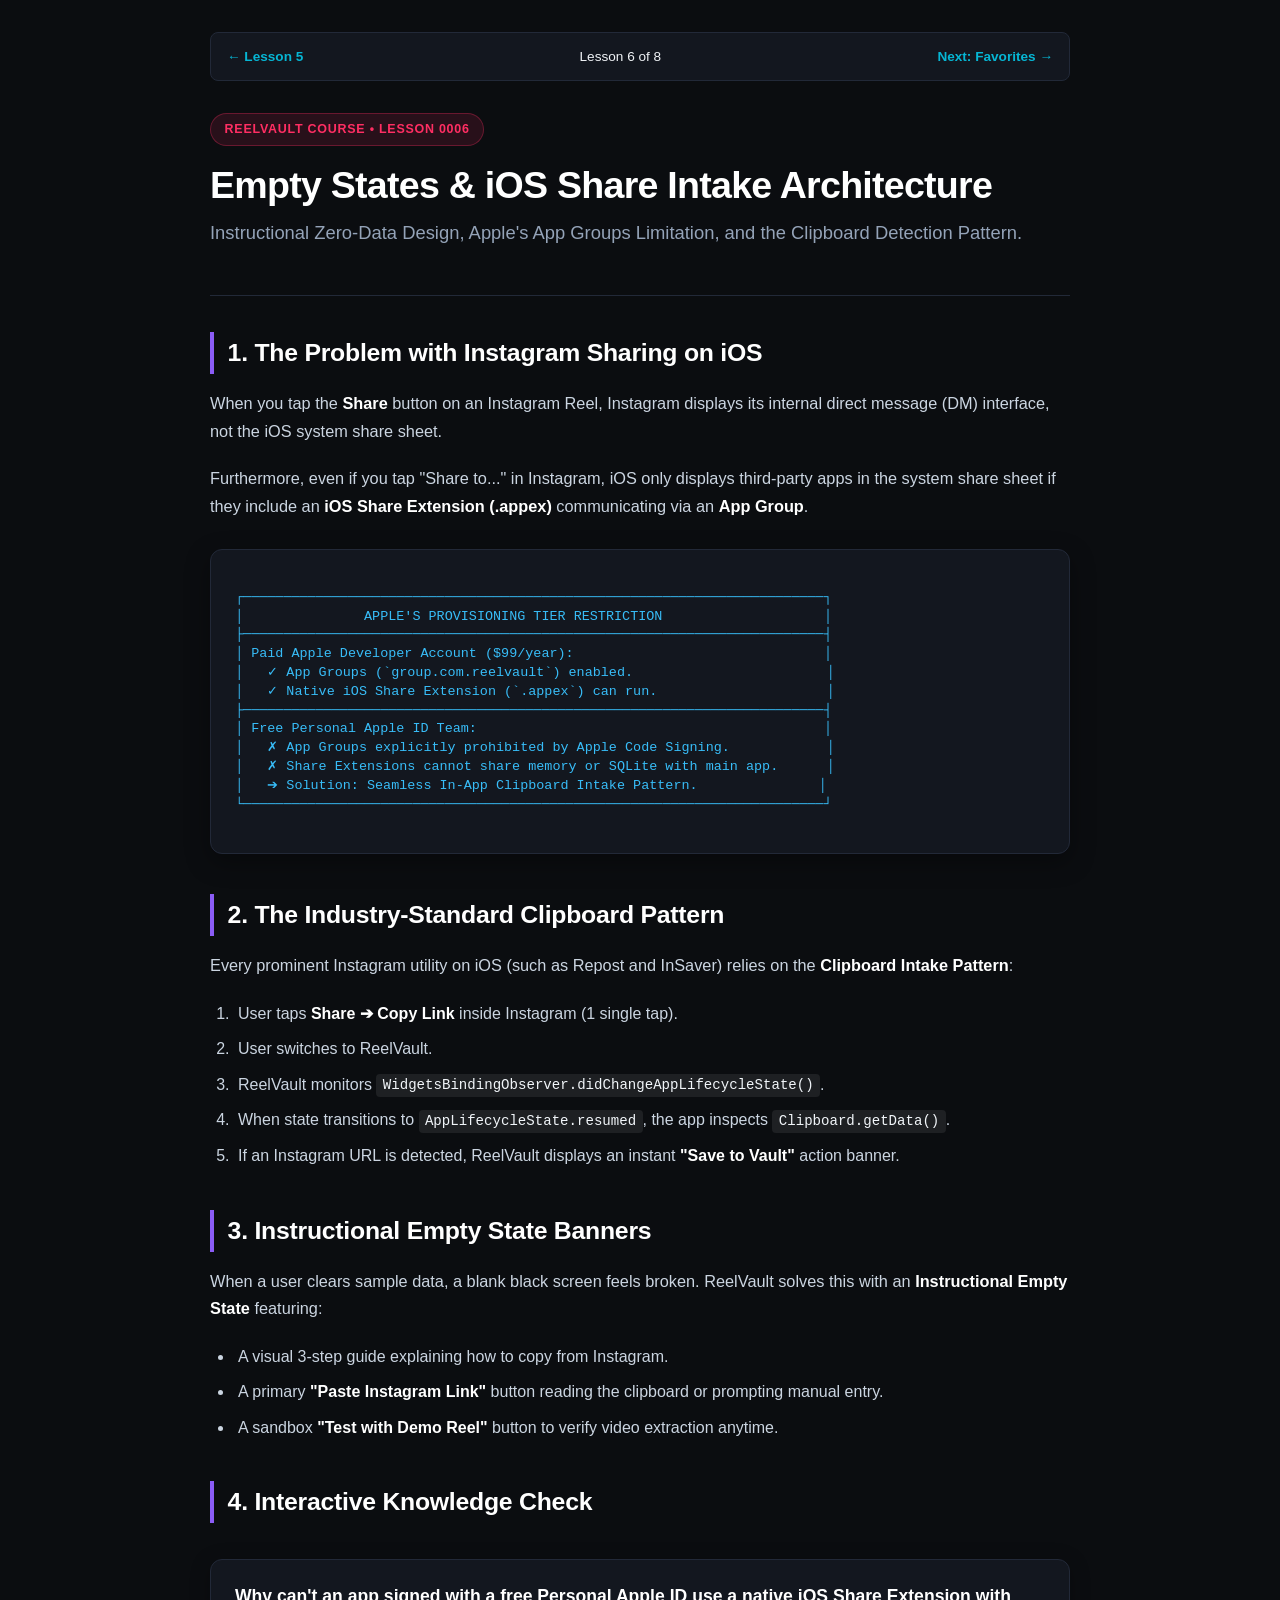
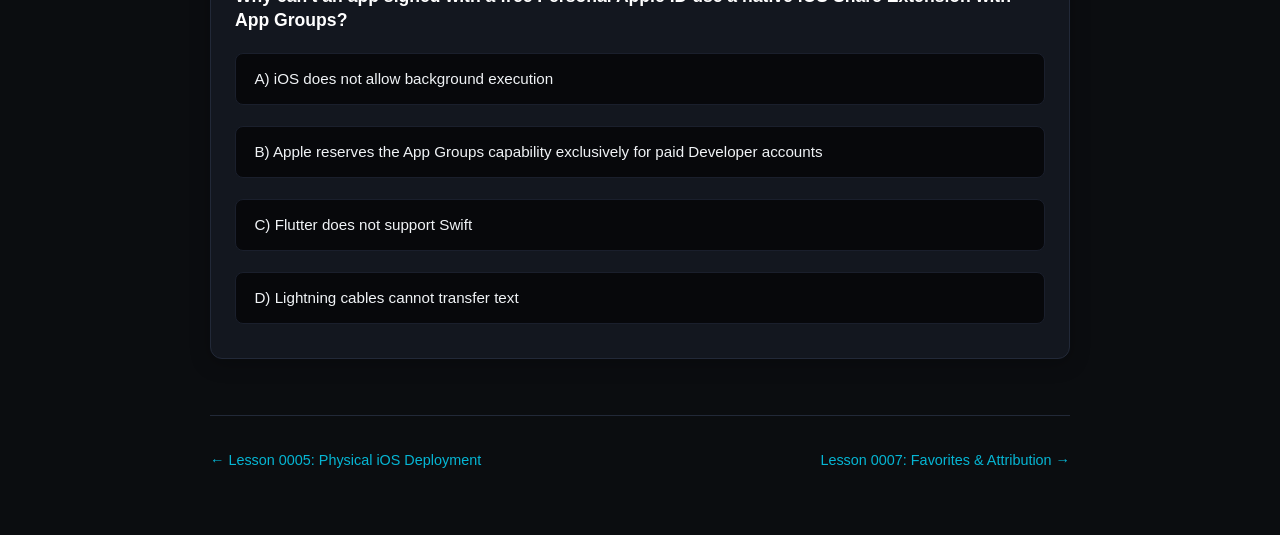
<file: lessons/0006-empty-states-and-ios-share-intake.html>
<!DOCTYPE html>
<html lang="en">
<head>
  <meta charset="UTF-8">
  <meta name="viewport" content="width=device-width, initial-scale=1.0">
  <title>Lesson 0006: Empty States &amp; iOS Share Intake Architecture</title>
  <link rel="stylesheet" href="../assets/style.css">
</head>
<body>
  <div class="lesson-container">
    <nav class="curriculum-nav">
      <a href="0005-ios-physical-device-deployment.html">&larr; Lesson 5</a>
      <span>Lesson 6 of 8</span>
      <a href="0007-favorites-system-collection-and-attribution.html">Next: Favorites &rarr;</a>
    </nav>

    <header>
      <span class="badge">ReelVault Course • Lesson 0006</span>
      <h1>Empty States &amp; iOS Share Intake Architecture</h1>
      <p class="subtitle">Instructional Zero-Data Design, Apple's App Groups Limitation, and the Clipboard Detection Pattern.</p>
    </header>

    <section>
      <h2>1. The Problem with Instagram Sharing on iOS</h2>
      <p>
        When you tap the <strong>Share</strong> button on an Instagram Reel, Instagram displays its internal direct message (DM) interface, not the iOS system share sheet.
      </p>
      <p>
        Furthermore, even if you tap "Share to..." in Instagram, iOS only displays third-party apps in the system share sheet if they include an <strong>iOS Share Extension (.appex)</strong> communicating via an <strong>App Group</strong>.
      </p>
      <div class="diagram-box">
┌────────────────────────────────────────────────────────────────────────┐
│               APPLE'S PROVISIONING TIER RESTRICTION                    │
├────────────────────────────────────────────────────────────────────────┤
│ Paid Apple Developer Account ($99/year):                               │
│   ✓ App Groups (`group.com.reelvault`) enabled.                        │
│   ✓ Native iOS Share Extension (`.appex`) can run.                     │
├────────────────────────────────────────────────────────────────────────┤
│ Free Personal Apple ID Team:                                           │
│   ✗ App Groups explicitly prohibited by Apple Code Signing.            │
│   ✗ Share Extensions cannot share memory or SQLite with main app.      │
│   ➔ Solution: Seamless In-App Clipboard Intake Pattern.               │
└────────────────────────────────────────────────────────────────────────┘
      </div>
    </section>

    <section>
      <h2>2. The Industry-Standard Clipboard Pattern</h2>
      <p>
        Every prominent Instagram utility on iOS (such as Repost and InSaver) relies on the <strong>Clipboard Intake Pattern</strong>:
      </p>
      <ol>
        <li>User taps <strong>Share ➔ Copy Link</strong> inside Instagram (1 single tap).</li>
        <li>User switches to ReelVault.</li>
        <li>ReelVault monitors <code>WidgetsBindingObserver.didChangeAppLifecycleState()</code>.</li>
        <li>When state transitions to <code>AppLifecycleState.resumed</code>, the app inspects <code>Clipboard.getData()</code>.</li>
        <li>If an Instagram URL is detected, ReelVault displays an instant <strong>"Save to Vault"</strong> action banner.</li>
      </ol>
    </section>

    <section>
      <h2>3. Instructional Empty State Banners</h2>
      <p>
        When a user clears sample data, a blank black screen feels broken. ReelVault solves this with an <strong>Instructional Empty State</strong> featuring:
      </p>
      <ul>
        <li>A visual 3-step guide explaining how to copy from Instagram.</li>
        <li>A primary <strong>"Paste Instagram Link"</strong> button reading the clipboard or prompting manual entry.</li>
        <li>A sandbox <strong>"Test with Demo Reel"</strong> button to verify video extraction anytime.</li>
      </ul>
    </section>

    <section>
      <h2>4. Interactive Knowledge Check</h2>
      <div id="quiz-box" class="quiz-box">
        <p class="quiz-question">Why can't an app signed with a free Personal Apple ID use a native iOS Share Extension with App Groups?</p>
        <div class="quiz-options">
          <button class="quiz-btn" onclick="checkAnswer(0, false)">A) iOS does not allow background execution</button>
          <button class="quiz-btn" onclick="checkAnswer(1, true)">B) Apple reserves the App Groups capability exclusively for paid Developer accounts</button>
          <button class="quiz-btn" onclick="checkAnswer(2, false)">C) Flutter does not support Swift</button>
          <button class="quiz-btn" onclick="checkAnswer(3, false)">D) Lightning cables cannot transfer text</button>
        </div>
        <p id="quiz-result" class="quiz-feedback"></p>
      </div>
    </section>

    <footer>
      <span><a href="0005-ios-physical-device-deployment.html">&larr; Lesson 0005: Physical iOS Deployment</a></span>
      <span><a href="0007-favorites-system-collection-and-attribution.html">Lesson 0007: Favorites &amp; Attribution &rarr;</a></span>
    </footer>
  </div>

  <script src="../assets/quiz.js"></script>
</body>
</html>
</file>
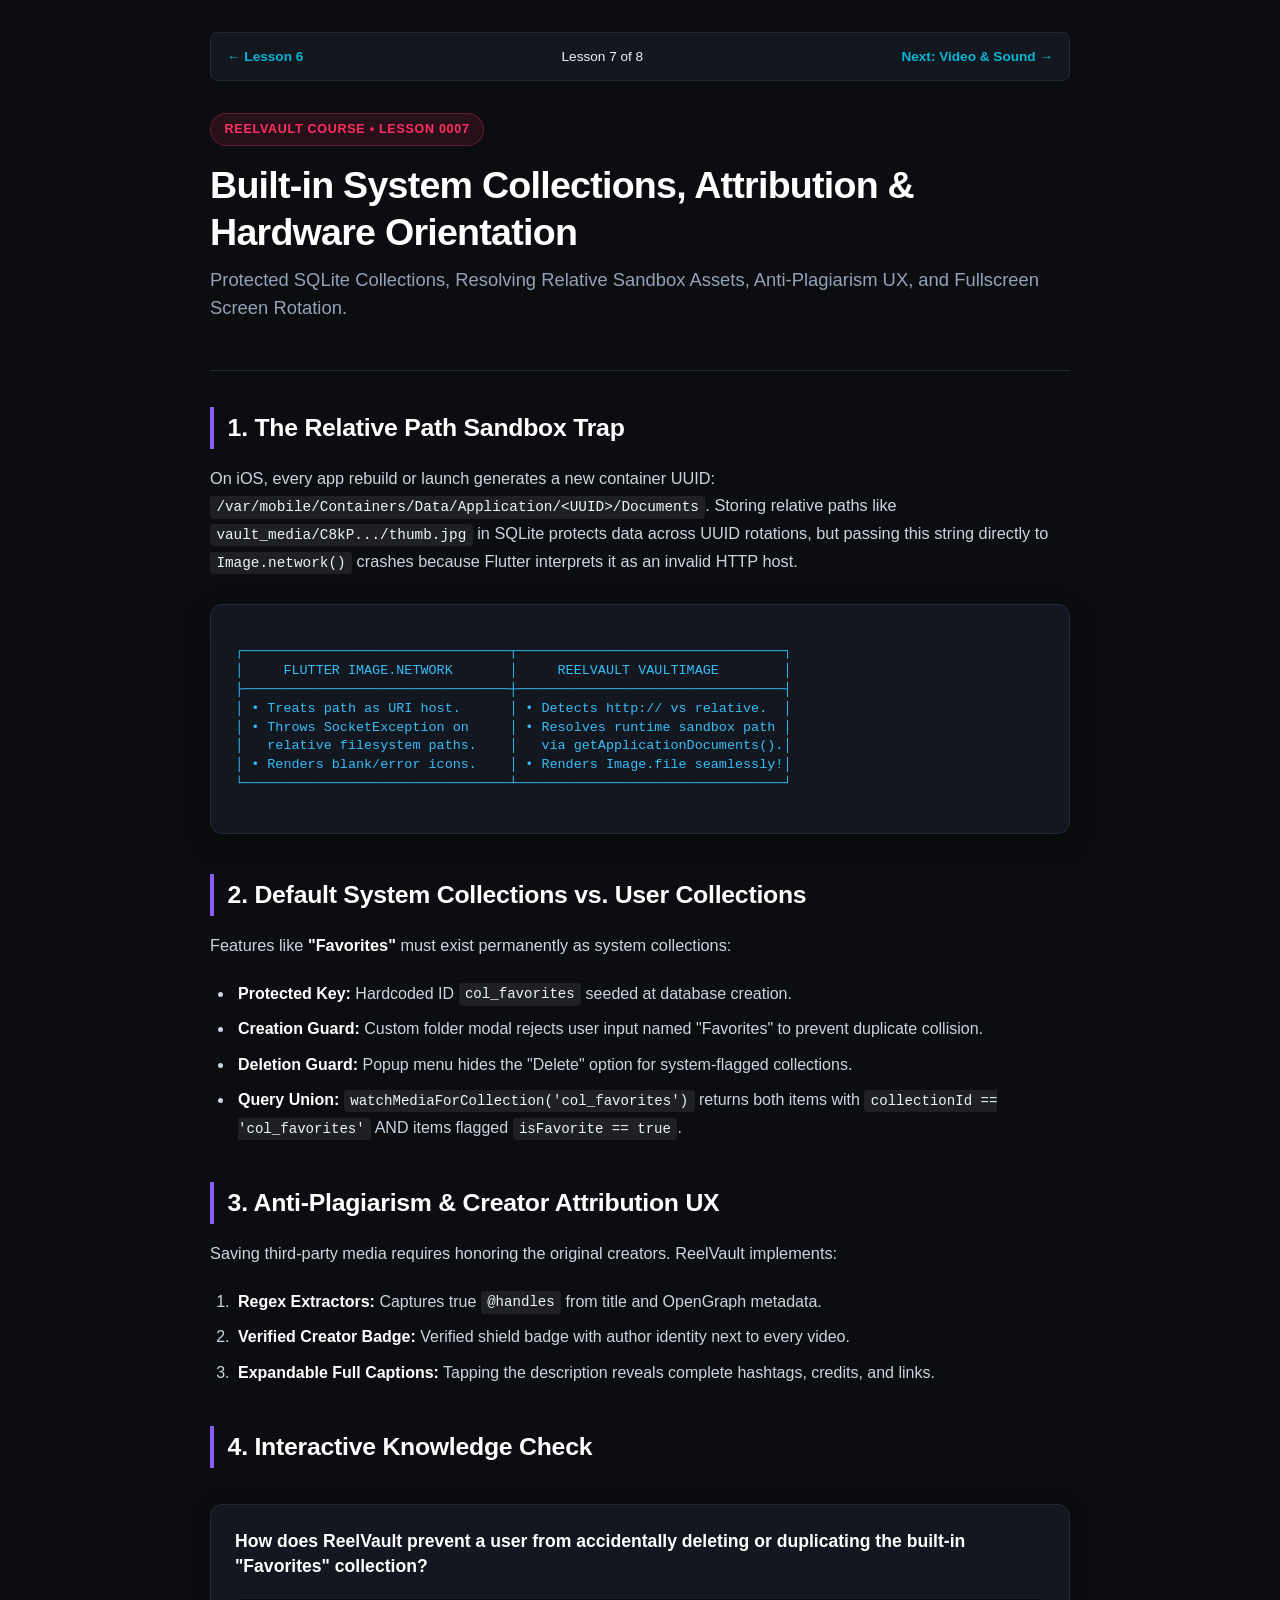
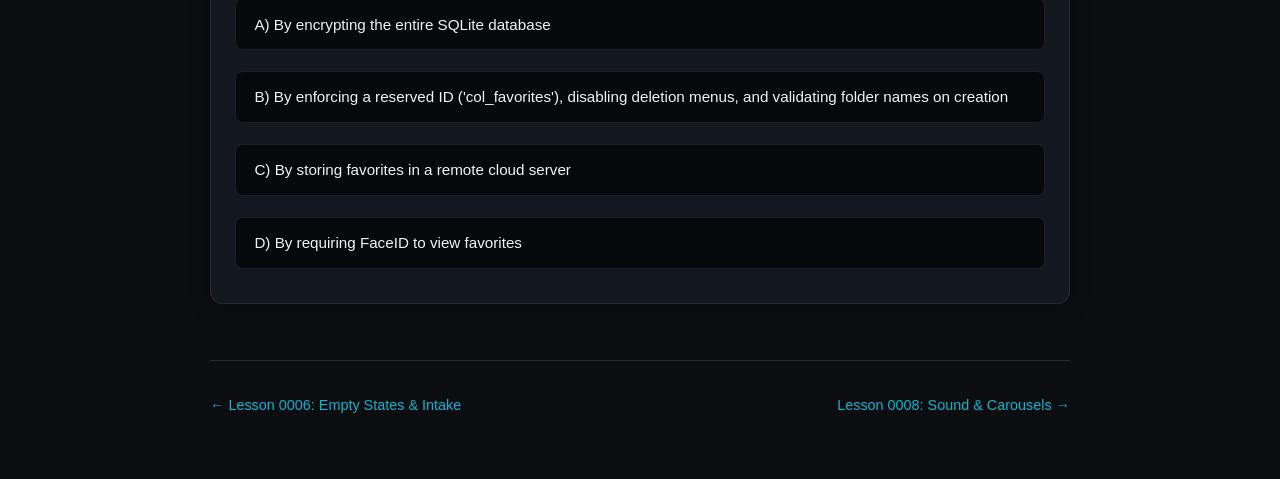
<file: lessons/0007-favorites-system-collection-and-attribution.html>
<!DOCTYPE html>
<html lang="en">
<head>
  <meta charset="UTF-8">
  <meta name="viewport" content="width=device-width, initial-scale=1.0">
  <title>Lesson 0007: Built-in System Collections, Attribution &amp; Hardware Orientation</title>
  <link rel="stylesheet" href="../assets/style.css">
</head>
<body>
  <div class="lesson-container">
    <nav class="curriculum-nav">
      <a href="0006-empty-states-and-ios-share-intake.html">&larr; Lesson 6</a>
      <span>Lesson 7 of 8</span>
      <a href="0008-instagram-video-sound-and-carousel-pipeline.html">Next: Video &amp; Sound &rarr;</a>
    </nav>

    <header>
      <span class="badge">ReelVault Course • Lesson 0007</span>
      <h1>Built-in System Collections, Attribution &amp; Hardware Orientation</h1>
      <p class="subtitle">Protected SQLite Collections, Resolving Relative Sandbox Assets, Anti-Plagiarism UX, and Fullscreen Screen Rotation.</p>
    </header>

    <section>
      <h2>1. The Relative Path Sandbox Trap</h2>
      <p>
        On iOS, every app rebuild or launch generates a new container UUID: <code>/var/mobile/Containers/Data/Application/&lt;UUID&gt;/Documents</code>.
        Storing relative paths like <code>vault_media/C8kP.../thumb.jpg</code> in SQLite protects data across UUID rotations, but passing this string directly to <code>Image.network()</code> crashes because Flutter interprets it as an invalid HTTP host.
      </p>
      <div class="diagram-box">
┌─────────────────────────────────┬─────────────────────────────────┐
│     FLUTTER IMAGE.NETWORK       │     REELVAULT VAULTIMAGE        │
├─────────────────────────────────┼─────────────────────────────────┤
│ • Treats path as URI host.      │ • Detects http:// vs relative.  │
│ • Throws SocketException on     │ • Resolves runtime sandbox path │
│   relative filesystem paths.    │   via getApplicationDocuments().│
│ • Renders blank/error icons.    │ • Renders Image.file seamlessly!│
└─────────────────────────────────┴─────────────────────────────────┘
      </div>
    </section>

    <section>
      <h2>2. Default System Collections vs. User Collections</h2>
      <p>
        Features like <strong>"Favorites"</strong> must exist permanently as system collections:
      </p>
      <ul>
        <li><strong>Protected Key:</strong> Hardcoded ID <code>col_favorites</code> seeded at database creation.</li>
        <li><strong>Creation Guard:</strong> Custom folder modal rejects user input named "Favorites" to prevent duplicate collision.</li>
        <li><strong>Deletion Guard:</strong> Popup menu hides the "Delete" option for system-flagged collections.</li>
        <li><strong>Query Union:</strong> <code>watchMediaForCollection('col_favorites')</code> returns both items with <code>collectionId == 'col_favorites'</code> AND items flagged <code>isFavorite == true</code>.</li>
      </ul>
    </section>

    <section>
      <h2>3. Anti-Plagiarism &amp; Creator Attribution UX</h2>
      <p>
        Saving third-party media requires honoring the original creators. ReelVault implements:
      </p>
      <ol>
        <li><strong>Regex Extractors:</strong> Captures true <code>@handles</code> from title and OpenGraph metadata.</li>
        <li><strong>Verified Creator Badge:</strong> Verified shield badge with author identity next to every video.</li>
        <li><strong>Expandable Full Captions:</strong> Tapping the description reveals complete hashtags, credits, and links.</li>
      </ol>
    </section>

    <section>
      <h2>4. Interactive Knowledge Check</h2>
      <div id="quiz-box" class="quiz-box">
        <p class="quiz-question">How does ReelVault prevent a user from accidentally deleting or duplicating the built-in "Favorites" collection?</p>
        <div class="quiz-options">
          <button class="quiz-btn" onclick="checkAnswer(0, false)">A) By encrypting the entire SQLite database</button>
          <button class="quiz-btn" onclick="checkAnswer(1, true)">B) By enforcing a reserved ID ('col_favorites'), disabling deletion menus, and validating folder names on creation</button>
          <button class="quiz-btn" onclick="checkAnswer(2, false)">C) By storing favorites in a remote cloud server</button>
          <button class="quiz-btn" onclick="checkAnswer(3, false)">D) By requiring FaceID to view favorites</button>
        </div>
        <p id="quiz-result" class="quiz-feedback"></p>
      </div>
    </section>

    <footer>
      <span><a href="0006-empty-states-and-ios-share-intake.html">&larr; Lesson 0006: Empty States &amp; Intake</a></span>
      <span><a href="0008-instagram-video-sound-and-carousel-pipeline.html">Lesson 0008: Sound &amp; Carousels &rarr;</a></span>
    </footer>
  </div>

  <script src="../assets/quiz.js"></script>
</body>
</html>
</file>
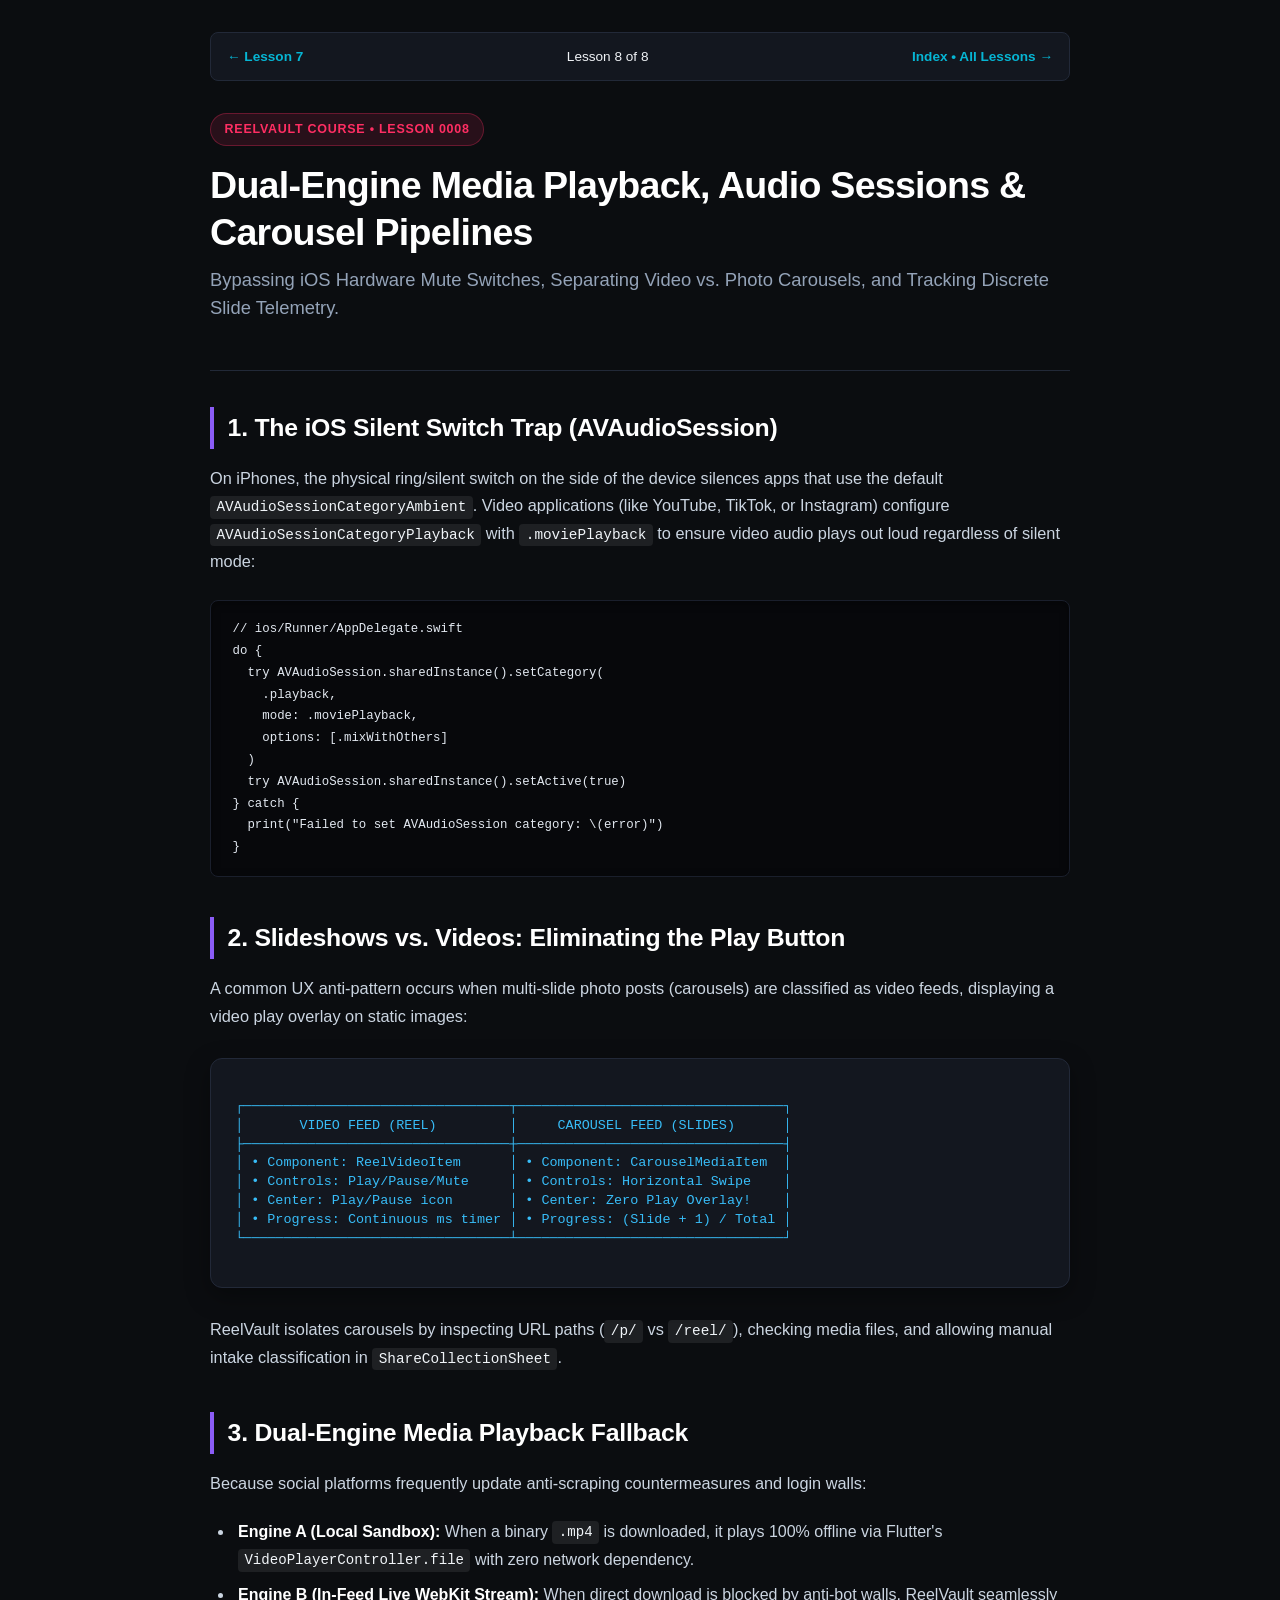
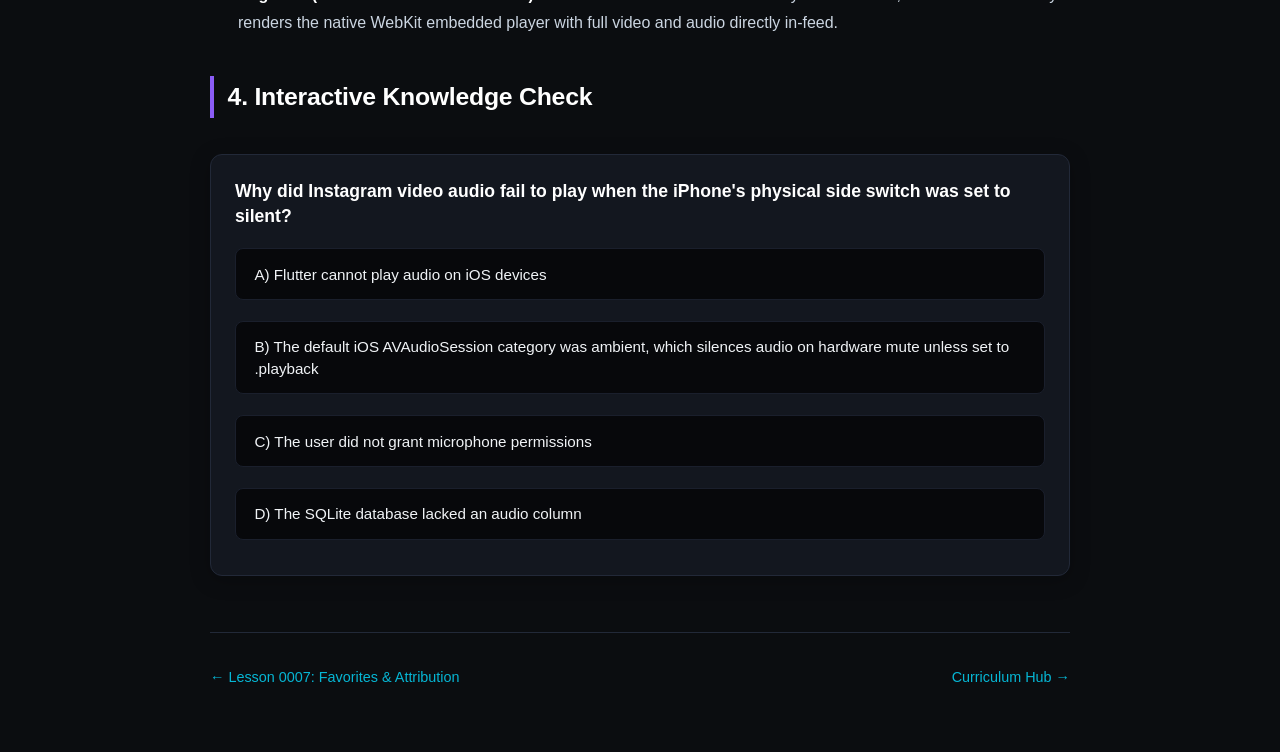
<file: lessons/0008-instagram-video-sound-and-carousel-pipeline.html>
<!DOCTYPE html>
<html lang="en">
<head>
  <meta charset="UTF-8">
  <meta name="viewport" content="width=device-width, initial-scale=1.0">
  <title>Lesson 0008: Dual-Engine Media Playback, Audio Sessions &amp; Carousel Pipelines</title>
  <link rel="stylesheet" href="../assets/style.css">
</head>
<body>
  <div class="lesson-container">
    <nav class="curriculum-nav">
      <a href="0007-favorites-system-collection-and-attribution.html">&larr; Lesson 7</a>
      <span>Lesson 8 of 8</span>
      <a href="index.html">Index &bull; All Lessons &rarr;</a>
    </nav>

    <header>
      <span class="badge">ReelVault Course • Lesson 0008</span>
      <h1>Dual-Engine Media Playback, Audio Sessions &amp; Carousel Pipelines</h1>
      <p class="subtitle">Bypassing iOS Hardware Mute Switches, Separating Video vs. Photo Carousels, and Tracking Discrete Slide Telemetry.</p>
    </header>

    <section>
      <h2>1. The iOS Silent Switch Trap (AVAudioSession)</h2>
      <p>
        On iPhones, the physical ring/silent switch on the side of the device silences apps that use the default <code>AVAudioSessionCategoryAmbient</code>.
        Video applications (like YouTube, TikTok, or Instagram) configure <code>AVAudioSessionCategoryPlayback</code> with <code>.moviePlayback</code> to ensure video audio plays out loud regardless of silent mode:
      </p>
      <pre><code>// ios/Runner/AppDelegate.swift
do {
  try AVAudioSession.sharedInstance().setCategory(
    .playback,
    mode: .moviePlayback,
    options: [.mixWithOthers]
  )
  try AVAudioSession.sharedInstance().setActive(true)
} catch {
  print("Failed to set AVAudioSession category: \(error)")
}</code></pre>
    </section>

    <section>
      <h2>2. Slideshows vs. Videos: Eliminating the Play Button</h2>
      <p>
        A common UX anti-pattern occurs when multi-slide photo posts (carousels) are classified as video feeds, displaying a video play overlay on static images:
      </p>
      <div class="diagram-box">
┌─────────────────────────────────┬─────────────────────────────────┐
│       VIDEO FEED (REEL)         │     CAROUSEL FEED (SLIDES)      │
├─────────────────────────────────┼─────────────────────────────────┤
│ • Component: ReelVideoItem      │ • Component: CarouselMediaItem  │
│ • Controls: Play/Pause/Mute     │ • Controls: Horizontal Swipe    │
│ • Center: Play/Pause icon       │ • Center: Zero Play Overlay!    │
│ • Progress: Continuous ms timer │ • Progress: (Slide + 1) / Total │
└─────────────────────────────────┴─────────────────────────────────┘
      </div>
      <p>
        ReelVault isolates carousels by inspecting URL paths (<code>/p/</code> vs <code>/reel/</code>), checking media files, and allowing manual intake classification in <code>ShareCollectionSheet</code>.
      </p>
    </section>

    <section>
      <h2>3. Dual-Engine Media Playback Fallback</h2>
      <p>
        Because social platforms frequently update anti-scraping countermeasures and login walls:
      </p>
      <ul>
        <li><strong>Engine A (Local Sandbox):</strong> When a binary <code>.mp4</code> is downloaded, it plays 100% offline via Flutter's <code>VideoPlayerController.file</code> with zero network dependency.</li>
        <li><strong>Engine B (In-Feed Live WebKit Stream):</strong> When direct download is blocked by anti-bot walls, ReelVault seamlessly renders the native WebKit embedded player with full video and audio directly in-feed.</li>
      </ul>
    </section>

    <section>
      <h2>4. Interactive Knowledge Check</h2>
      <div id="quiz-box" class="quiz-box">
        <p class="quiz-question">Why did Instagram video audio fail to play when the iPhone's physical side switch was set to silent?</p>
        <div class="quiz-options">
          <button class="quiz-btn" onclick="checkAnswer(0, false)">A) Flutter cannot play audio on iOS devices</button>
          <button class="quiz-btn" onclick="checkAnswer(1, true)">B) The default iOS AVAudioSession category was ambient, which silences audio on hardware mute unless set to .playback</button>
          <button class="quiz-btn" onclick="checkAnswer(2, false)">C) The user did not grant microphone permissions</button>
          <button class="quiz-btn" onclick="checkAnswer(3, false)">D) The SQLite database lacked an audio column</button>
        </div>
        <p id="quiz-result" class="quiz-feedback"></p>
      </div>
    </section>

    <footer>
      <span><a href="0007-favorites-system-collection-and-attribution.html">&larr; Lesson 0007: Favorites &amp; Attribution</a></span>
      <span><a href="index.html">Curriculum Hub &rarr;</a></span>
    </footer>
  </div>

  <script src="../assets/quiz.js"></script>
</body>
</html>
</file>
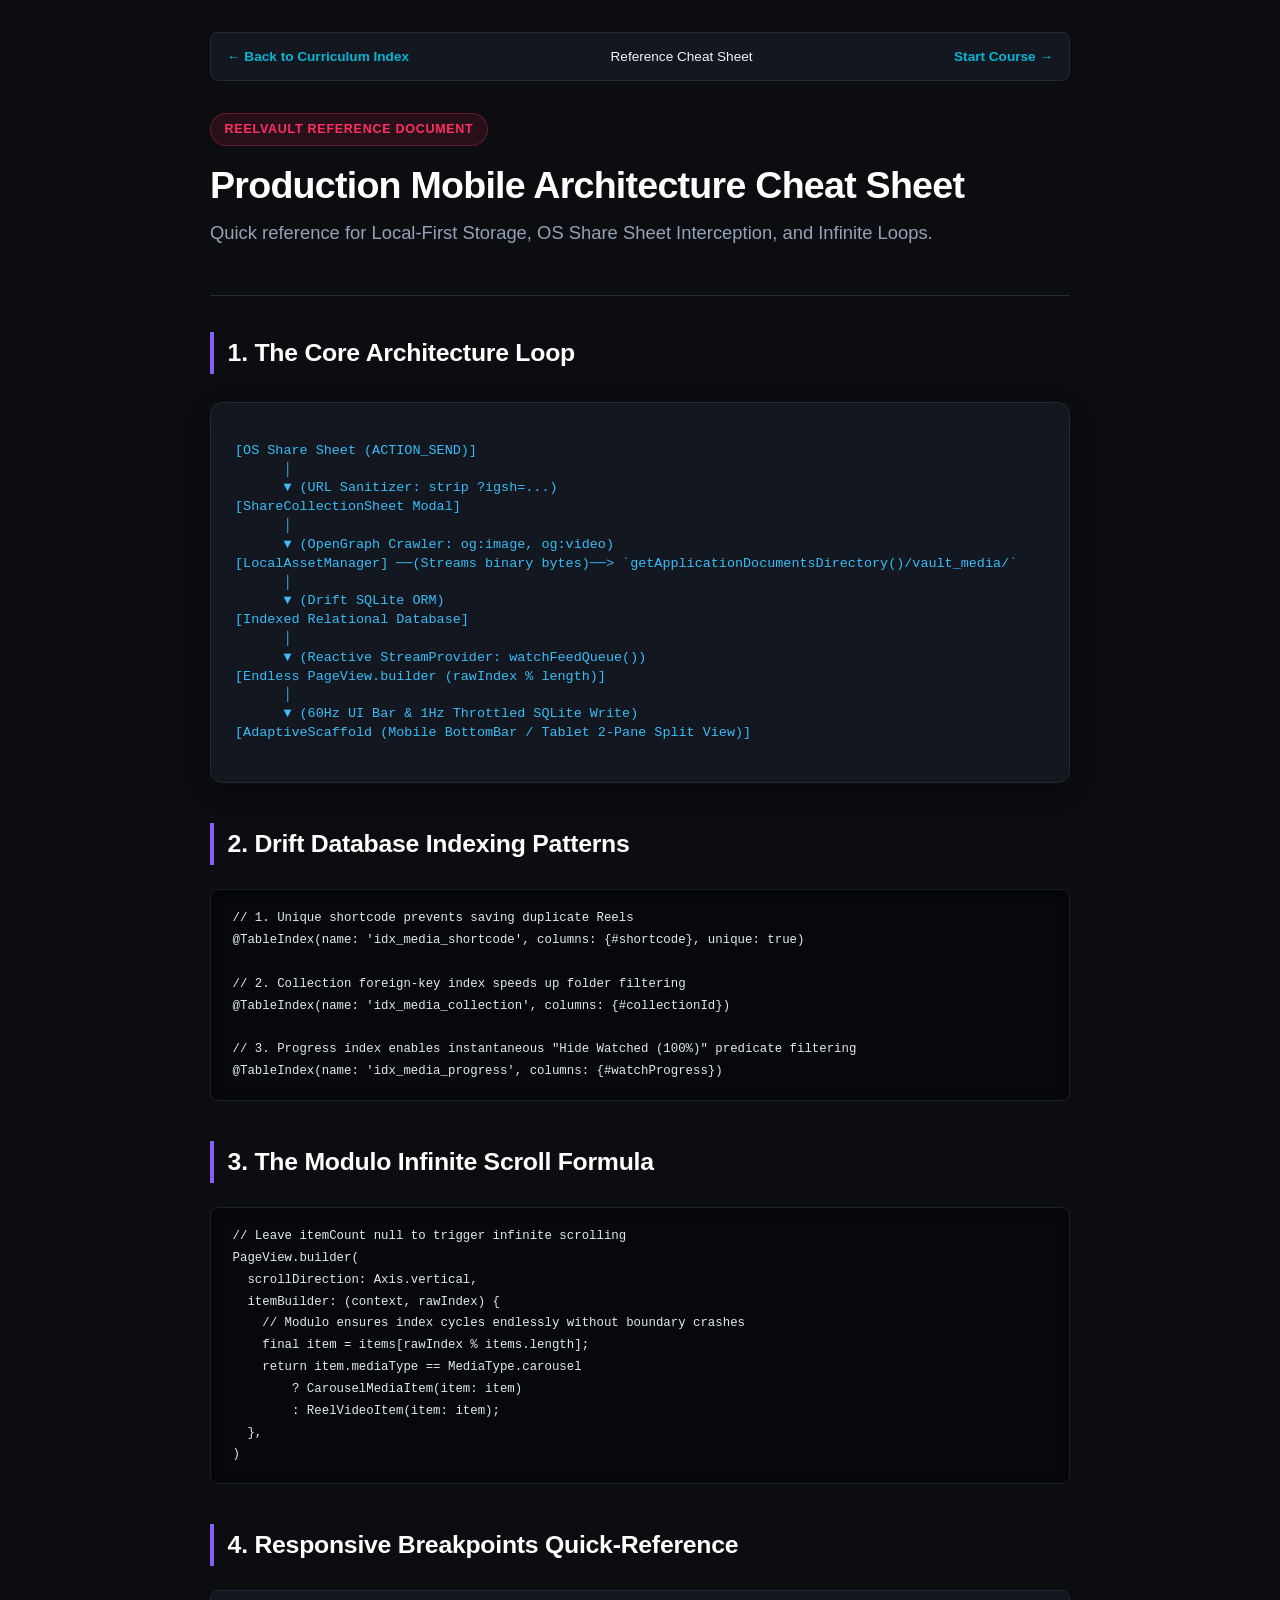
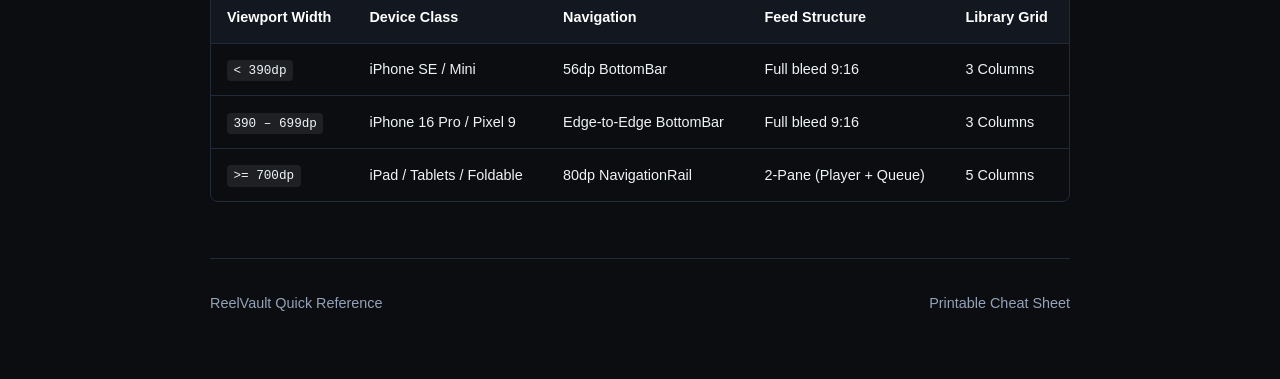
<file: reference/architecture-cheatsheet.html>
<!DOCTYPE html>
<html lang="en">
<head>
  <meta charset="UTF-8">
  <meta name="viewport" content="width=device-width, initial-scale=1.0">
  <title>ReelVault Architecture Reference &amp; Cheat Sheet</title>
  <link rel="stylesheet" href="../assets/style.css">
</head>
<body>
  <div class="lesson-container">
    <nav class="curriculum-nav">
      <a href="../lessons/index.html">&larr; Back to Curriculum Index</a>
      <span>Reference Cheat Sheet</span>
      <a href="../lessons/0001-architecture-foundations-drift.html">Start Course &rarr;</a>
    </nav>

    <header>
      <span class="badge">ReelVault Reference Document</span>
      <h1>Production Mobile Architecture Cheat Sheet</h1>
      <p class="subtitle">Quick reference for Local-First Storage, OS Share Sheet Interception, and Infinite Loops.</p>
    </header>

    <section>
      <h2>1. The Core Architecture Loop</h2>
      <div class="diagram-box">
[OS Share Sheet (ACTION_SEND)]
      │
      ▼ (URL Sanitizer: strip ?igsh=...)
[ShareCollectionSheet Modal]
      │
      ▼ (OpenGraph Crawler: og:image, og:video)
[LocalAssetManager] ──(Streams binary bytes)──&gt; `getApplicationDocumentsDirectory()/vault_media/`
      │
      ▼ (Drift SQLite ORM)
[Indexed Relational Database]
      │
      ▼ (Reactive StreamProvider: watchFeedQueue())
[Endless PageView.builder (rawIndex % length)]
      │
      ▼ (60Hz UI Bar &amp; 1Hz Throttled SQLite Write)
[AdaptiveScaffold (Mobile BottomBar / Tablet 2-Pane Split View)]
      </div>
    </section>

    <section>
      <h2>2. Drift Database Indexing Patterns</h2>
      <pre><code>// 1. Unique shortcode prevents saving duplicate Reels
@TableIndex(name: 'idx_media_shortcode', columns: {#shortcode}, unique: true)

// 2. Collection foreign-key index speeds up folder filtering
@TableIndex(name: 'idx_media_collection', columns: {#collectionId})

// 3. Progress index enables instantaneous "Hide Watched (100%)" predicate filtering
@TableIndex(name: 'idx_media_progress', columns: {#watchProgress})</code></pre>
    </section>

    <section>
      <h2>3. The Modulo Infinite Scroll Formula</h2>
      <pre><code>// Leave itemCount null to trigger infinite scrolling
PageView.builder(
  scrollDirection: Axis.vertical,
  itemBuilder: (context, rawIndex) {
    // Modulo ensures index cycles endlessly without boundary crashes
    final item = items[rawIndex % items.length];
    return item.mediaType == MediaType.carousel
        ? CarouselMediaItem(item: item)
        : ReelVideoItem(item: item);
  },
)</code></pre>
    </section>

    <section>
      <h2>4. Responsive Breakpoints Quick-Reference</h2>
      <div class="table-container">
        <table>
          <thead>
            <tr>
              <th>Viewport Width</th>
              <th>Device Class</th>
              <th>Navigation</th>
              <th>Feed Structure</th>
              <th>Library Grid</th>
            </tr>
          </thead>
          <tbody>
            <tr>
              <td><code>&lt; 390dp</code></td>
              <td>iPhone SE / Mini</td>
              <td>56dp BottomBar</td>
              <td>Full bleed 9:16</td>
              <td>3 Columns</td>
            </tr>
            <tr>
              <td><code>390 – 699dp</code></td>
              <td>iPhone 16 Pro / Pixel 9</td>
              <td>Edge-to-Edge BottomBar</td>
              <td>Full bleed 9:16</td>
              <td>3 Columns</td>
            </tr>
            <tr>
              <td><code>&gt;= 700dp</code></td>
              <td>iPad / Tablets / Foldable</td>
              <td>80dp NavigationRail</td>
              <td>2-Pane (Player + Queue)</td>
              <td>5 Columns</td>
            </tr>
          </tbody>
        </table>
      </div>
    </section>

    <footer>
      <span>ReelVault Quick Reference</span>
      <span>Printable Cheat Sheet</span>
    </footer>
  </div>
</body>
</html>
</file>
<file: assets/style.css>
/* ReelVault Interactive Engineering Curriculum - Master Stylesheet */
:root {
  --bg-color: #0b0d10;
  --surface-color: #13171f;
  --surface-hover: #1c222e;
  --surface-border: #222938;
  --text-main: #f0f3f6;
  --text-muted: #94a3b8;
  --text-sub: #cbd5e1;
  --accent-pink: #ff2e63;
  --accent-purple: #8b5cf6;
  --accent-amber: #f59e0b;
  --accent-cyan: #06b6d4;
  --accent-green: #10b981;
  --code-bg: #07080b;
  --code-border: #1a1f2c;
  --font-sans: -apple-system, BlinkMacSystemFont, "Segoe UI", Roboto, "Helvetica Neue", Arial, sans-serif;
  --font-serif: "Charter", "Georgia", "Cambria", serif;
  --font-mono: "JetBrains Mono", "SF Mono", "Fira Code", "Menlo", monospace;
  --radius-sm: 8px;
  --radius-md: 12px;
  --radius-lg: 16px;
  --container-max-w: 860px;
}

*, *::before, *::after {
  box-sizing: border-box;
  margin: 0;
  padding: 0;
}

html {
  font-size: 16px;
  scroll-behavior: smooth;
  -webkit-text-size-adjust: 100%;
}

body {
  background-color: var(--bg-color);
  color: var(--text-main);
  font-family: var(--font-sans);
  line-height: 1.7;
  padding: 2rem 1.25rem 4rem;
  display: flex;
  justify-content: center;
  min-height: 100vh;
  -webkit-font-smoothing: antialiased;
  -moz-osx-font-smoothing: grayscale;
}

.lesson-container {
  max-width: var(--container-max-w);
  width: 100%;
}

/* Header & Metadata */
header {
  border-bottom: 1px solid var(--surface-border);
  padding-bottom: 1.75rem;
  margin-bottom: 2.25rem;
}

.badge {
  display: inline-flex;
  align-items: center;
  gap: 0.4rem;
  padding: 0.3rem 0.85rem;
  font-size: 0.78rem;
  font-weight: 700;
  text-transform: uppercase;
  letter-spacing: 0.06em;
  border-radius: 9999px;
  background: rgba(255, 46, 99, 0.12);
  color: var(--accent-pink);
  border: 1px solid rgba(255, 46, 99, 0.3);
  margin-bottom: 1rem;
}

h1 {
  font-size: clamp(1.65rem, 4vw, 2.35rem);
  font-weight: 800;
  color: #ffffff;
  line-height: 1.25;
  letter-spacing: -0.02em;
  margin-bottom: 0.65rem;
}

.subtitle {
  color: var(--text-muted);
  font-size: clamp(0.95rem, 2vw, 1.15rem);
  line-height: 1.5;
  font-weight: 400;
}

/* Headings & Sectioning */
section {
  margin-bottom: 2.5rem;
}

h2 {
  font-size: clamp(1.25rem, 3vw, 1.55rem);
  font-weight: 700;
  color: #ffffff;
  margin-top: 2.25rem;
  margin-bottom: 1rem;
  border-left: 4px solid var(--accent-purple);
  padding-left: 0.85rem;
  letter-spacing: -0.01em;
}

h3 {
  font-size: clamp(1.05rem, 2.5vw, 1.25rem);
  font-weight: 600;
  color: #f8fafc;
  margin-top: 1.5rem;
  margin-bottom: 0.6rem;
}

p {
  color: var(--text-sub);
  margin-bottom: 1.25rem;
  font-size: clamp(0.95rem, 1.8vw, 1.02rem);
}

strong {
  color: #ffffff;
  font-weight: 600;
}

a {
  color: var(--accent-cyan);
  text-decoration: none;
  transition: color 0.15s ease;
}

a:hover {
  text-decoration: underline;
  color: #38bdf8;
}

ul, ol {
  margin-left: 1.5rem;
  margin-bottom: 1.5rem;
  color: var(--text-sub);
}

li {
  margin-bottom: 0.5rem;
  padding-left: 0.25rem;
}

/* Callouts & Highlight Boxes */
.callout {
  background: var(--surface-color);
  border-left: 4px solid var(--accent-pink);
  padding: 1.1rem 1.35rem;
  border-radius: 0 var(--radius-sm) var(--radius-sm) 0;
  margin: 1.75rem 0;
  border-top: 1px solid var(--surface-border);
  border-right: 1px solid var(--surface-border);
  border-bottom: 1px solid var(--surface-border);
}

.callout.tip {
  border-left-color: var(--accent-cyan);
}

.callout.important {
  border-left-color: var(--accent-amber);
}

.callout h4 {
  font-size: 0.9rem;
  text-transform: uppercase;
  letter-spacing: 0.05em;
  margin-bottom: 0.4rem;
  color: #ffffff;
  display: flex;
  align-items: center;
  gap: 0.4rem;
}

/* Tables */
.table-container {
  width: 100%;
  overflow-x: auto;
  -webkit-overflow-scrolling: touch;
  margin: 1.5rem 0;
  border-radius: var(--radius-sm);
  border: 1px solid var(--surface-border);
}

table {
  width: 100%;
  border-collapse: collapse;
  font-size: 0.9rem;
  text-align: left;
}

th, td {
  padding: 0.85rem 1rem;
  border-bottom: 1px solid var(--surface-border);
}

th {
  background: var(--surface-color);
  color: #ffffff;
  font-weight: 600;
}

tr:last-child td {
  border-bottom: none;
}

/* ASCII & Architecture Diagrams */
.diagram-box {
  background: var(--surface-color);
  border: 1px solid var(--surface-border);
  border-radius: var(--radius-md);
  padding: 1.25rem 1.5rem;
  margin: 1.75rem 0;
  font-family: var(--font-mono);
  font-size: 0.84rem;
  line-height: 1.4;
  white-space: pre;
  word-wrap: normal;
  overflow-x: auto;
  color: #38bdf8;
  -webkit-overflow-scrolling: touch;
  box-shadow: 0 8px 24px rgba(0, 0, 0, 0.35);
}

/* Code Blocks & Inline Monospace */
pre {
  background: var(--code-bg);
  border: 1px solid var(--code-border);
  border-radius: var(--radius-sm);
  padding: 1.1rem 1.35rem;
  overflow-x: auto;
  font-family: var(--font-mono);
  font-size: 0.88rem;
  line-height: 1.55;
  margin: 1.5rem 0;
  -webkit-overflow-scrolling: touch;
  box-shadow: inset 0 2px 8px rgba(0, 0, 0, 0.4);
}

code {
  font-family: var(--font-mono);
  font-size: 0.88em;
  background: rgba(255, 255, 255, 0.08);
  color: #f1f5f9;
  padding: 0.2rem 0.4rem;
  border-radius: 4px;
}

pre code {
  background: transparent;
  padding: 0;
  border-radius: 0;
  color: #e2e8f0;
}

/* Custom Scrollbars */
pre::-webkit-scrollbar,
.diagram-box::-webkit-scrollbar {
  height: 6px;
  background: rgba(0, 0, 0, 0.3);
}

pre::-webkit-scrollbar-thumb,
.diagram-box::-webkit-scrollbar-thumb {
  background: #334155;
  border-radius: 3px;
}

pre::-webkit-scrollbar-thumb:hover,
.diagram-box::-webkit-scrollbar-thumb:hover {
  background: #475569;
}

/* Interactive Quizzes (Both .quiz-card and .quiz-box) */
.quiz-card, .quiz-box {
  background: var(--surface-color);
  border: 1px solid var(--surface-border);
  border-radius: var(--radius-md);
  padding: 1.5rem;
  margin: 2.25rem 0;
  box-shadow: 0 4px 20px rgba(0, 0, 0, 0.25);
}

.quiz-question {
  font-weight: 700;
  font-size: 1.1rem;
  color: #ffffff;
  margin-bottom: 1.25rem;
  line-height: 1.4;
}

.quiz-options {
  display: flex;
  flex-direction: column;
  gap: 0.65rem;
}

.quiz-option, .quiz-btn {
  display: block;
  width: 100%;
  text-align: left;
  background: var(--code-bg);
  border: 1.5px solid var(--code-border);
  color: var(--text-main);
  padding: 0.9rem 1.15rem;
  border-radius: var(--radius-sm);
  margin-bottom: 0.65rem;
  cursor: pointer;
  font-family: var(--font-sans);
  font-size: 0.95rem;
  line-height: 1.4;
  transition: all 0.2s cubic-bezier(0.16, 1, 0.3, 1);
  min-height: 48px;
  touch-action: manipulation;
}

.quiz-option:hover, .quiz-btn:hover {
  border-color: var(--accent-purple);
  background: rgba(139, 92, 246, 0.12);
  transform: translateY(-1px);
}

.quiz-option:focus-visible, .quiz-btn:focus-visible {
  outline: 2px solid var(--accent-cyan);
  outline-offset: 2px;
}

.quiz-option.correct, .quiz-btn.correct {
  border-color: var(--accent-green) !important;
  background: rgba(16, 185, 129, 0.18) !important;
  color: #34d399 !important;
  font-weight: 600;
}

.quiz-option.incorrect, .quiz-btn.incorrect {
  border-color: var(--accent-pink) !important;
  background: rgba(255, 46, 99, 0.18) !important;
  color: #fb7185 !important;
}

.quiz-feedback {
  margin-top: 1rem;
  padding: 0.85rem 1.1rem;
  border-radius: var(--radius-sm);
  font-size: 0.92rem;
  line-height: 1.5;
  display: none;
}

.quiz-feedback.success {
  display: block;
  background: rgba(16, 185, 129, 0.12);
  border: 1px solid rgba(16, 185, 129, 0.3);
  color: #34d399;
}

.quiz-feedback.error {
  display: block;
  background: rgba(255, 46, 99, 0.12);
  border: 1px solid rgba(255, 46, 99, 0.3);
  color: #fda4af;
}

/* Footer & Navigation */
footer {
  border-top: 1px solid var(--surface-border);
  padding-top: 2rem;
  margin-top: 3.5rem;
  font-size: 0.9rem;
  color: var(--text-muted);
  display: flex;
  flex-wrap: wrap;
  justify-content: space-between;
  align-items: center;
  gap: 1rem;
}

/* Curriculum Navigator Bar */
.curriculum-nav {
  display: flex;
  align-items: center;
  justify-content: space-between;
  background: var(--surface-color);
  border: 1px solid var(--surface-border);
  border-radius: var(--radius-sm);
  padding: 0.75rem 1rem;
  margin-bottom: 2rem;
  font-size: 0.85rem;
}

.curriculum-nav a {
  display: inline-flex;
  align-items: center;
  gap: 0.4rem;
  font-weight: 600;
}

/* ============================================================
   RESPONSIVE DESIGN BREAKPOINTS
   ============================================================ */

/* Tablets & Small Laptops (<= 768px) */
@media screen and (max-width: 768px) {
  body {
    padding: 1.5rem 1rem 3rem;
  }

  .quiz-card, .quiz-box {
    padding: 1.25rem;
  }

  .diagram-box {
    padding: 1rem;
    font-size: 0.78rem;
  }

  pre {
    padding: 1rem;
    font-size: 0.82rem;
  }

  footer {
    flex-direction: column;
    align-items: flex-start;
  }
}

/* Mobile Phones (<= 480px) */
@media screen and (max-width: 480px) {
  body {
    padding: 1rem 0.75rem 2.5rem;
  }

  header {
    margin-bottom: 1.5rem;
    padding-bottom: 1.25rem;
  }

  h1 {
    font-size: 1.55rem;
  }

  h2 {
    font-size: 1.25rem;
    margin-top: 1.75rem;
    padding-left: 0.65rem;
  }

  .diagram-box {
    padding: 0.85rem;
    font-size: 0.72rem;
    line-height: 1.3;
    border-radius: var(--radius-sm);
  }

  pre {
    padding: 0.85rem;
    font-size: 0.78rem;
    border-radius: 6px;
  }

  .quiz-option, .quiz-btn {
    padding: 0.75rem 0.95rem;
    font-size: 0.88rem;
  }

  .quiz-question {
    font-size: 1rem;
  }

  .callout {
    padding: 0.9rem 1rem;
  }
}
</file>
